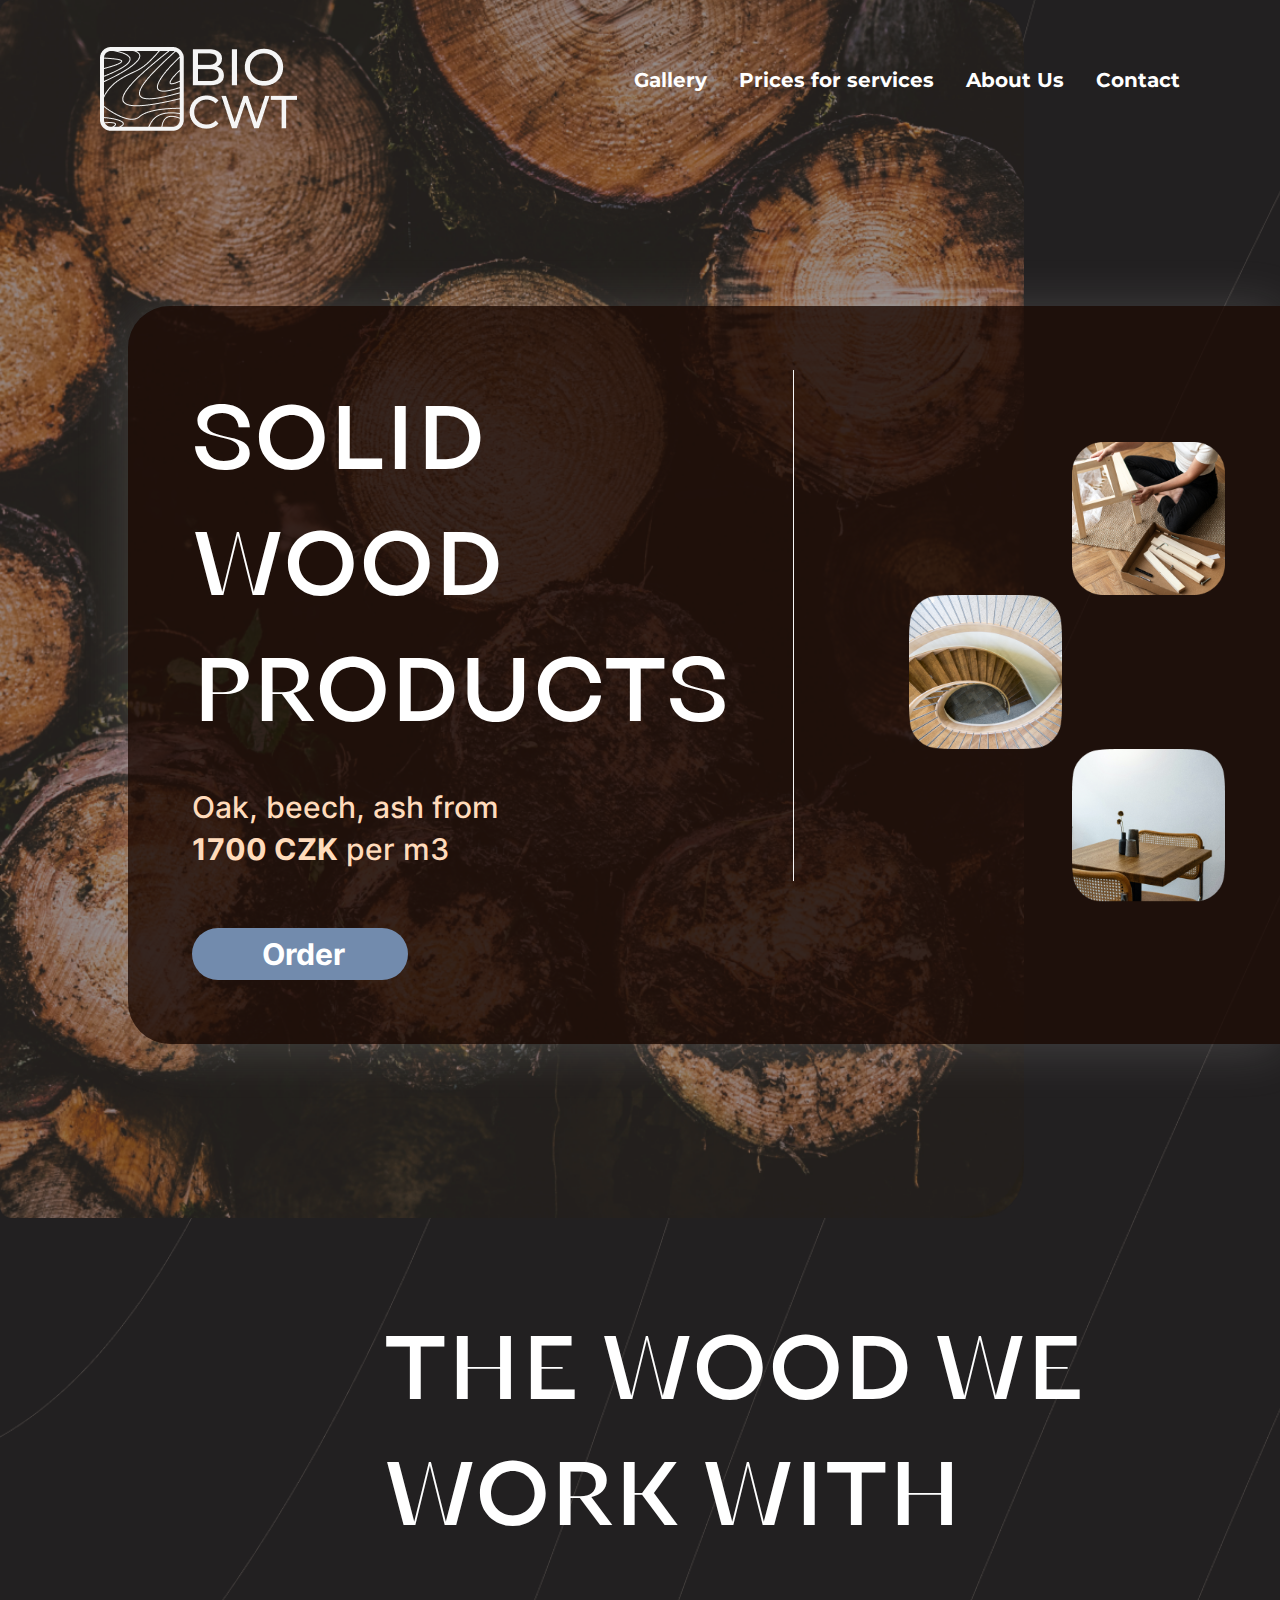
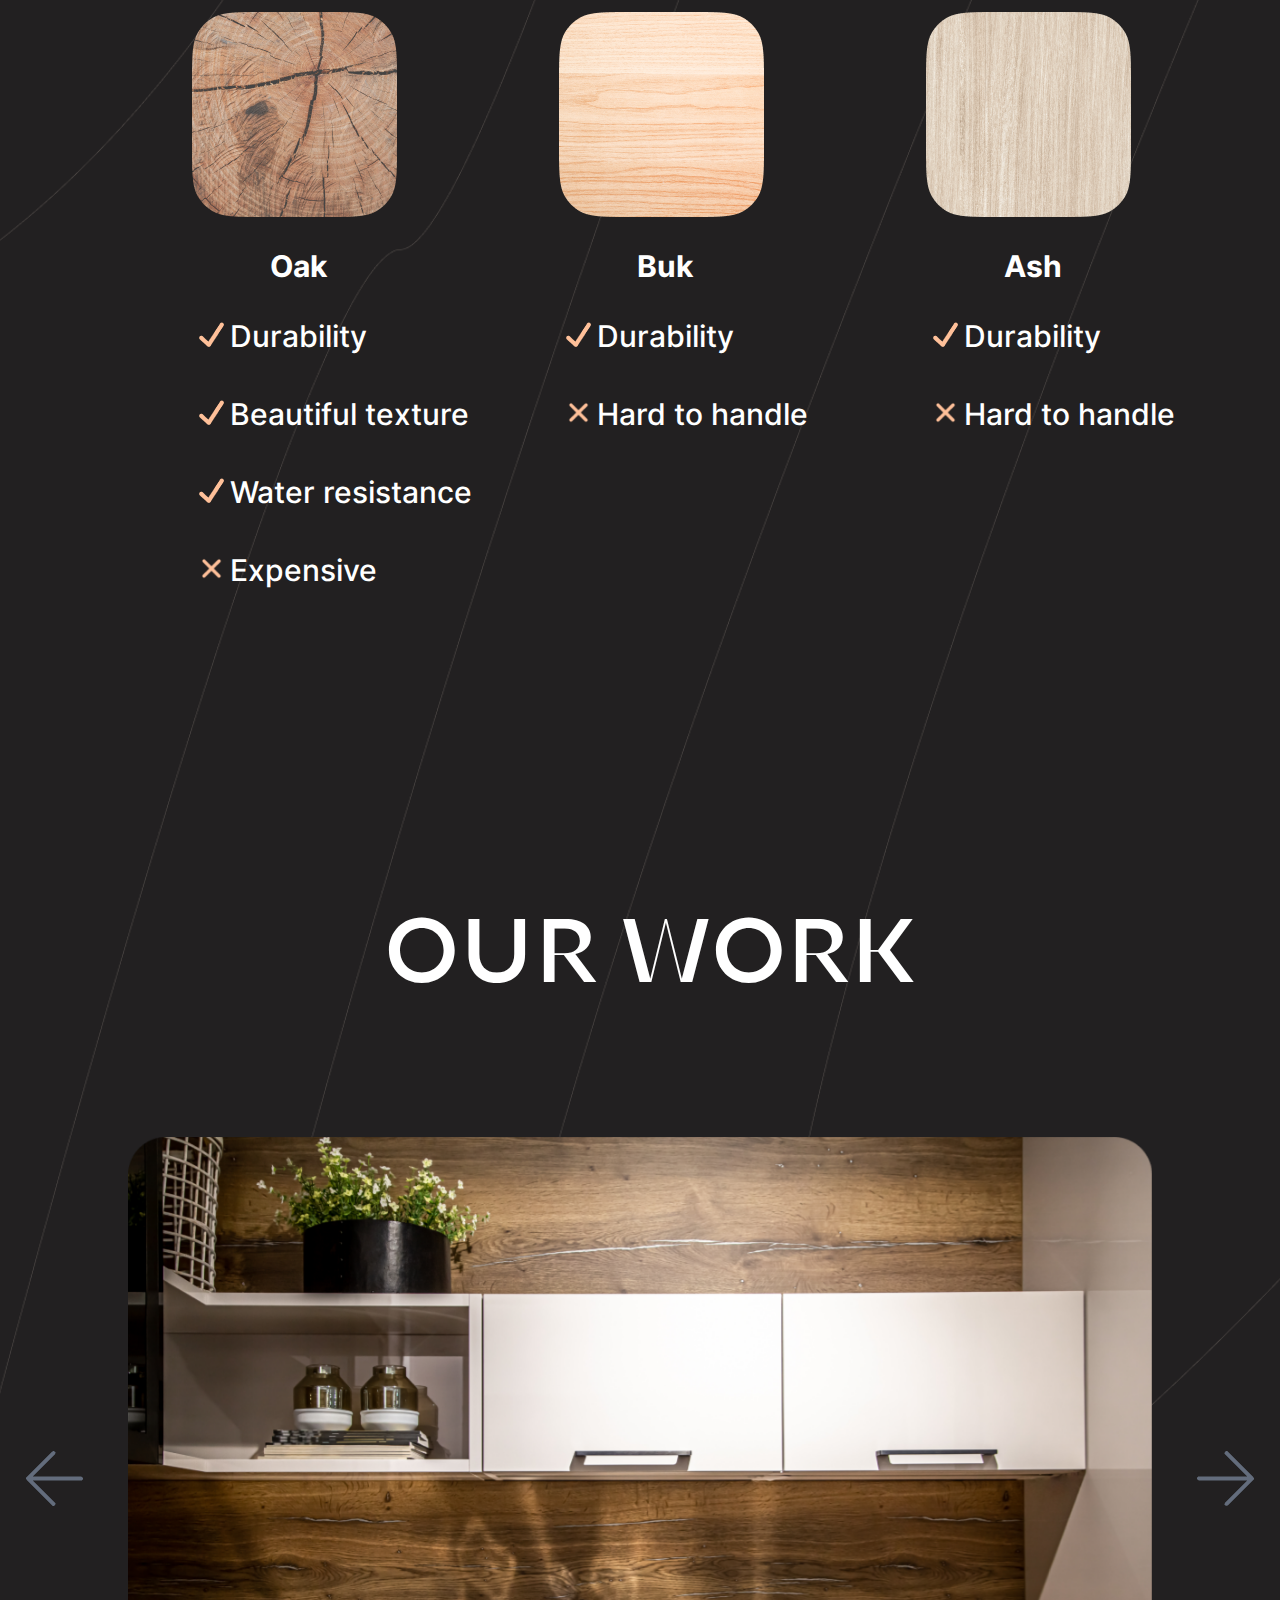
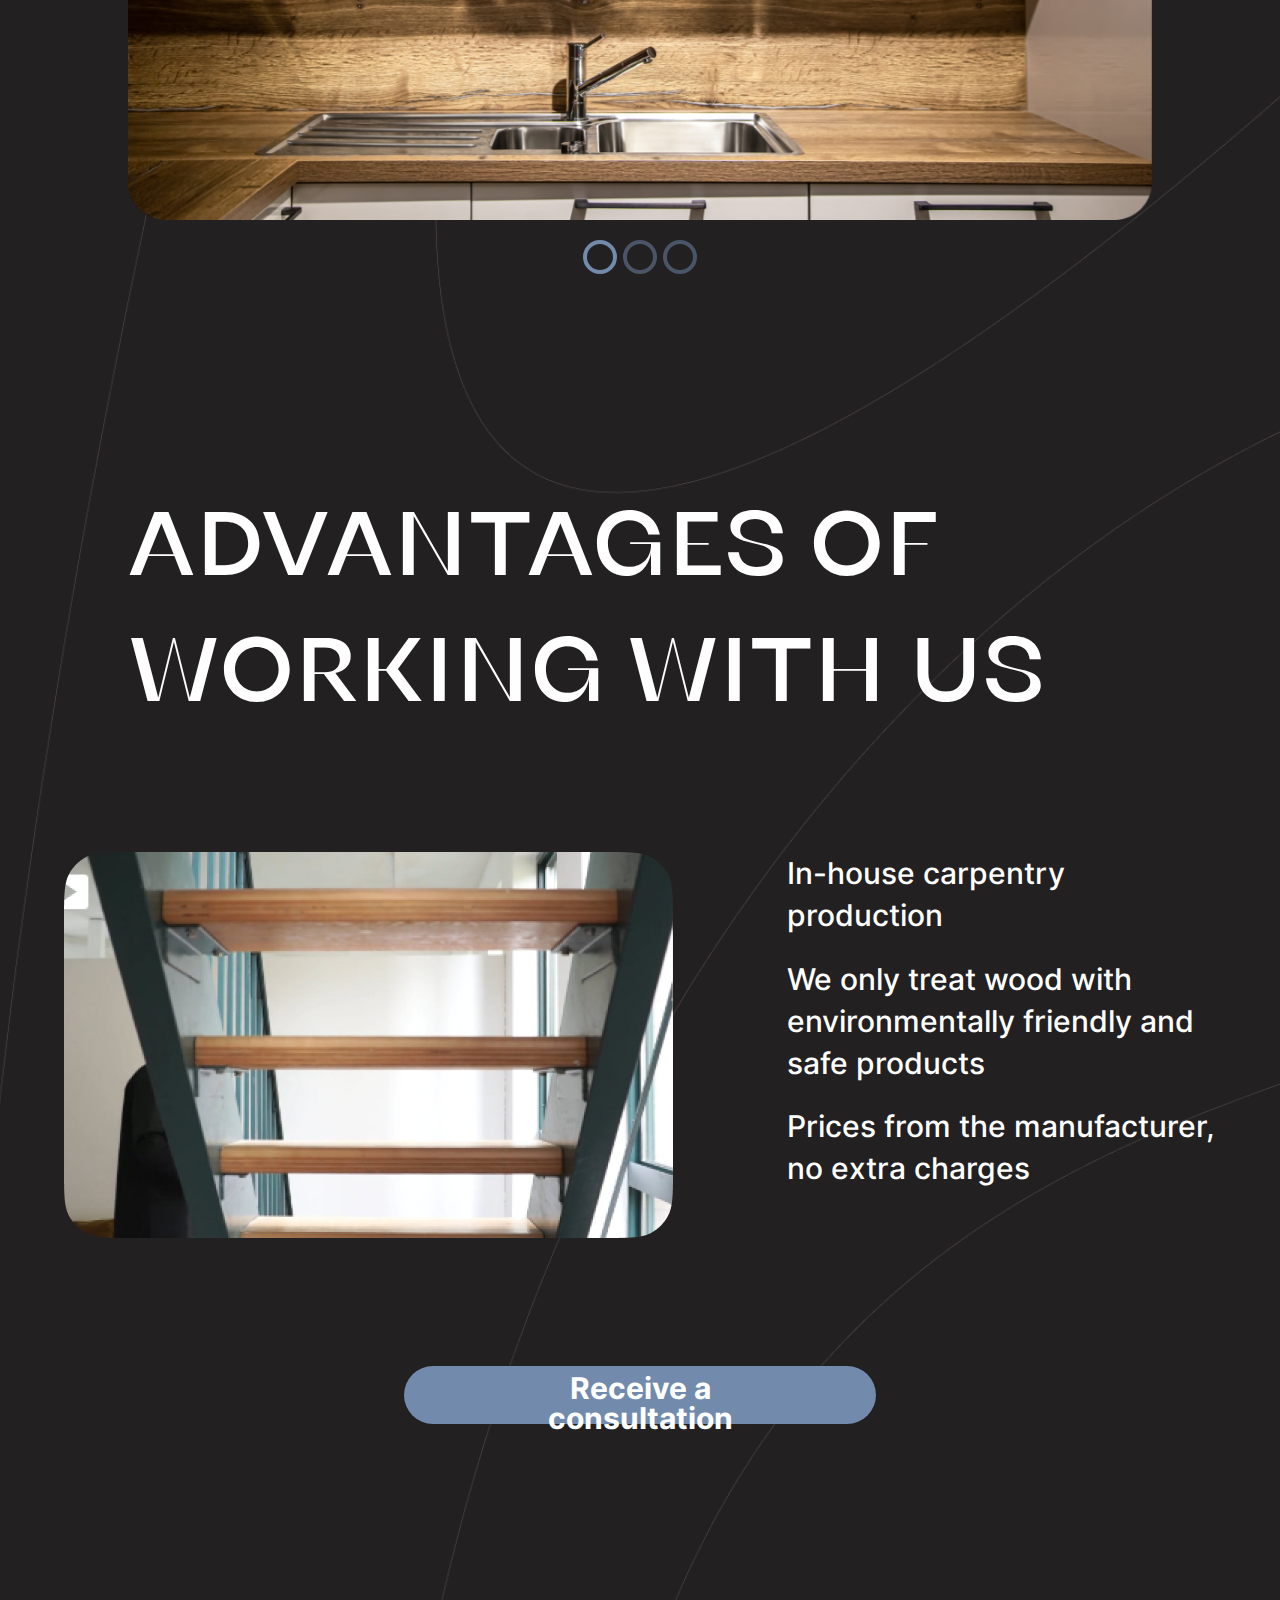
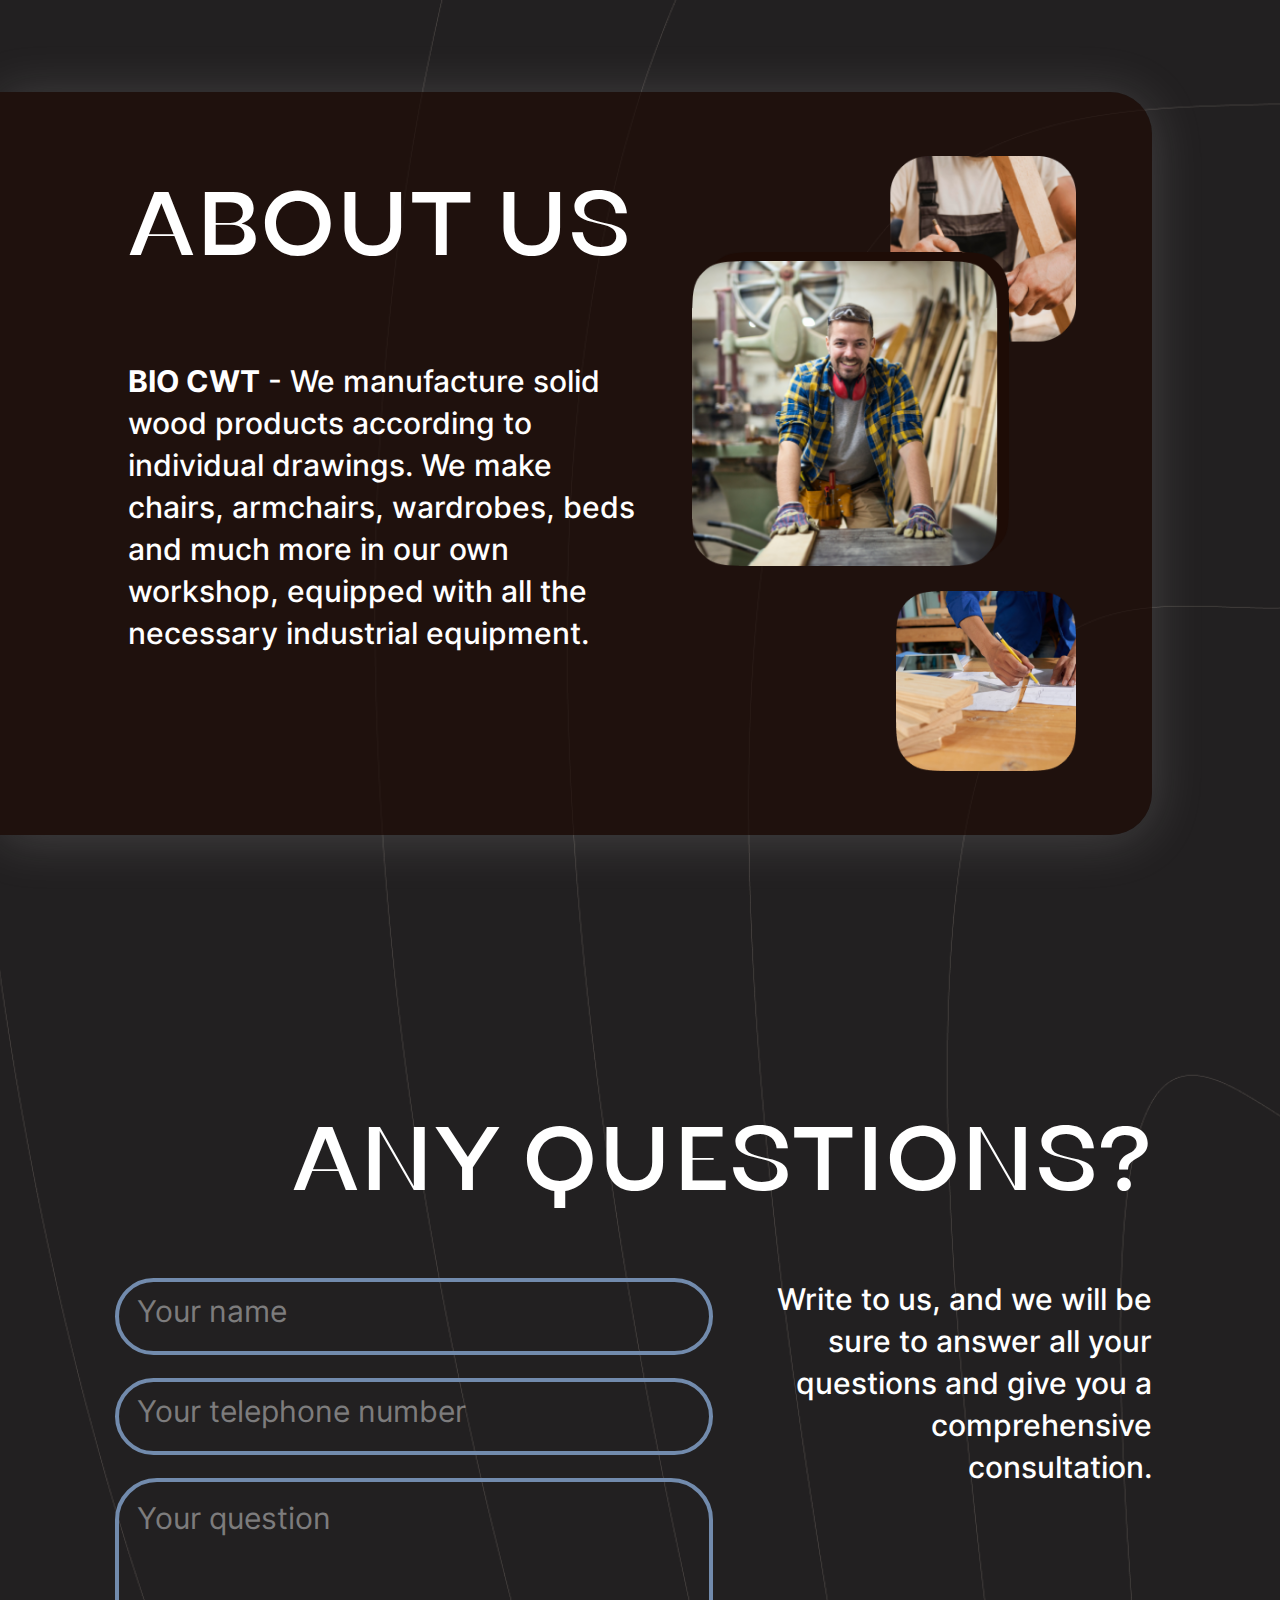
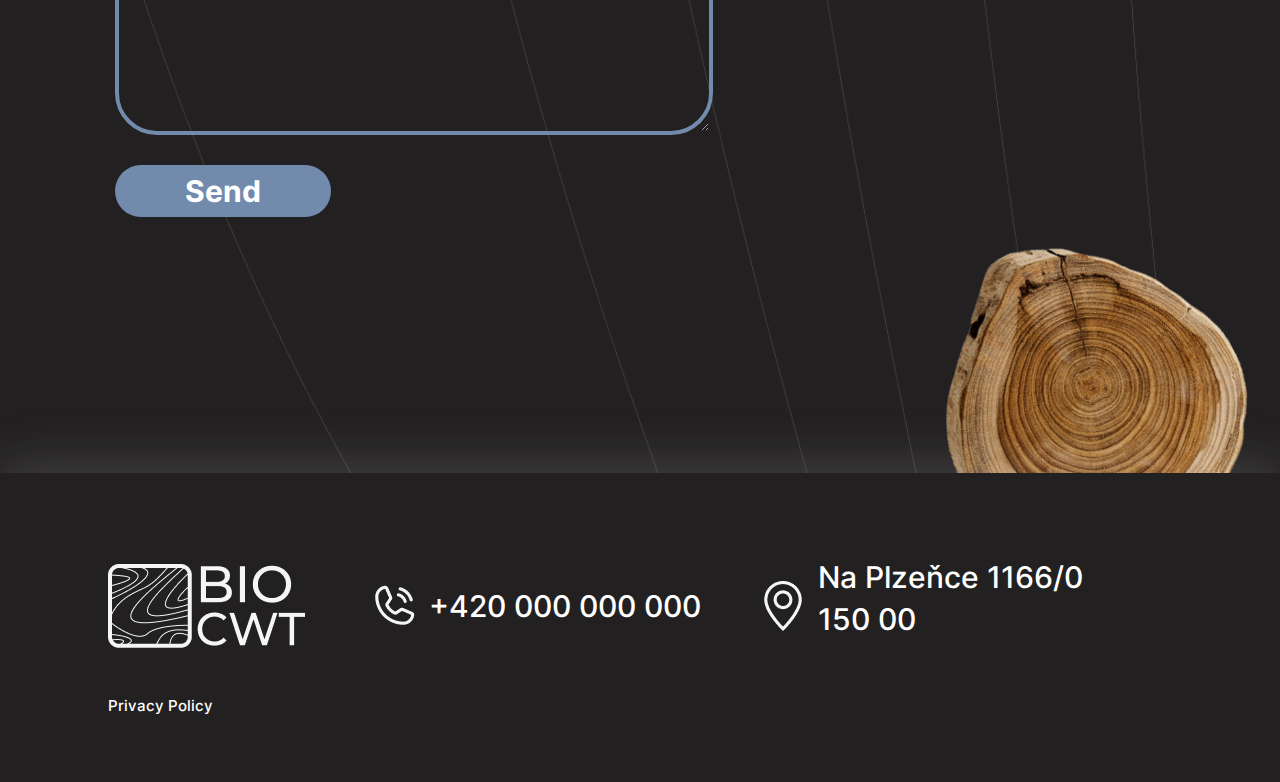
<file: index.html>
<!DOCTYPE html>
<html lang="en">
<head>
    <meta charset="UTF-8">
    <meta name="viewport" content="width=device-width, initial-scale=1.0">
    <title>BIO CWT</title>
    <link href="https://cdn.jsdelivr.net/npm/bootstrap@5.3.3/dist/css/bootstrap.min.css" rel="stylesheet"
      integrity="sha384-QWTKZyjpPEjISv5WaRU9OFeRpok6YctnYmDr5pNlyT2bRjXh0JMhjY6hW+ALEwIH" crossorigin="anonymous">
    <link rel="stylesheet" href="./assets/styles/normalize.css">
    <link rel="stylesheet" href="./assets/styles/style.css">
    <link rel="stylesheet" href="./assets/styles/headerfooter.css">
    <link rel="stylesheet" href="./assets/styles/index.css">
</head>
<body class="body">

    <!-- ШАПКА -->
    
  <header class="header">
    <div class="header__container">
      <img class="logo1" src="./assets/images/logo.png" alt="logo">
        <nav class="nav">
        <ul class="menu">
           <li class="menu__item"><a class="menu-link" href="./gallery.html">Gallery</a></li>
           <li class="menu__item"><a class="menu-link" href="./prices.html">Prices for services</a></li>
           <li class="menu__item"><a class="menu-link" href="./about.html">About Us</a></li>
           <li class="menu__item"><a class="menu-link" href="./contact.html">Contact</a></li>
        </ul>
      </nav>
      <div class="burger-menu">
        <input id="menu__toggle" type="checkbox"/>
        <label class="menu__btn" for="menu__toggle">
          <span></span>
          <span></span>
          <span></span>
        </label>
        <ul class="menu">
           <li class="menu__item"><a class="menu-link" href="./gallery.html">Gallery</a></li>
           <li class="menu__item"><a class="menu-link" href="./prices.html">Prices for services</a></li>
           <li class="menu__item"><a class="menu-link" href="./about.html">About Us</a></li>
           <li class="menu__item"><a class="menu-link" href="./contact.html">Contact</a></li>
        </ul>
        </div>
    </div>
  </header>
  <main class="main">


        <section class="section section_products">
          <div class="section_products__text">
            <h1 class="title title_products">SOLID WOOD PRODUCTS</h1>
            <p class="text text_products">Oak, beech, ash from <span class="text_bold text_products">1700 CZK</span> per m3</p>
            <button class="button button_small text_bold">Order</button>
          </div>
          <img class="line" src="assets/images/line1.png" alt="">
          <div class="img_products">
            <img class="img_prouducts__img1" src="assets/images/products_image1.png" alt="">
            <img class="img_prouducts__img2" src="assets/images/products_image2.png" alt="">
            <img class="img_prouducts__img3" src="assets/images/products_image3.png" alt="">
          </div>
        </section>


        <!-- THE WOOD WE WORK WITH - начало -->
        
        <section class="section section_wood">
          <h1 class="title title_wood">The Wood We Work With</h1>
          <div class="section_wood__woods">
            <div class="section_wood__woods_oak">
              <img src="assets/images/oak.png" alt="oak" class="img_small">
              <p class="text_bold">Oak</p>
              <ul class="proscons">
                <li class="proscons__point">
                  <img src="assets/images/checkmark.png" alt="checkmark" class="bullet-pic">
                  <p class="text">Durability</p>
                </li>
                <li class="proscons__point">
                  <img src="assets/images/checkmark.png" alt="checkmark" class="bullet-pic">
                  <p class="text">Beautiful texture</p>
                </li>
                <li class="proscons__point">
                  <img src="assets/images/checkmark.png" alt="checkmark" class="bullet-pic">
                  <p class="text">Water resistance</p>
                </li>
                <li class="proscons__point">
                  <img src="assets/images/cross.png" alt="cross" class="bullet-pic">
                  <p class="text">Expensive</p>
                </li>
              </ul>
            </div>
            <div class="section_wood__woods_buk">
              <img src="assets/images/buk.png" alt="buk" class="img_small">
              <p class="text_bold">Buk</p>
              <ul class="proscons">
                <li class="proscons__point">
                  <img src="assets/images/checkmark.png" alt="checkmark" class="bullet-pic">
                  <p class="text">Durability</p>
                </li>
                <li class="proscons__point">
                  <img src="assets/images/cross.png" alt="cross" class="bullet-pic">
                  <p class="text">Hard to handle</p>
                </li>
              </ul>
            </div>
            <div class="section_wood__woods_ash">
              <img src="assets/images/ash.png" alt="ash" class="img_small">
              <p class="text_bold">Ash</p>
              <ul class="proscons">
                <li class="proscons__point">
                  <img src="assets/images/checkmark.png" alt="checkmark" class="bullet-pic">
                  <p class="text">Durability</p>
                </li>
                <li class="proscons__point">
                  <img src="assets/images/cross.png" alt="cross" class="bullet-pic">
                  <p class="text">Hard to handle</p>
                </li>
              </ul>
            </div>
          </div>
        </section>
        
        <!-- THE WOOD WE WORK WITH - конец -->
        <!-- OUR WORK - начало -->
        
        <section class="section section_work">
            <h1 class="title title_work">Our Work</h1>
            <div id="carouselExampleIndicators" class="carousel slide">
                <div class="carousel-indicators">
                    <button type="button" data-bs-target="#carouselExampleIndicators" data-bs-slide-to="0"
                        class="active carousel__indicator" aria-current="true" aria-label="Slide 1"></button>
                    <button type="button" data-bs-target="#carouselExampleIndicators" data-bs-slide-to="1"
                        aria-label="Slide 2"></button>
                    <button type="button" data-bs-target="#carouselExampleIndicators" data-bs-slide-to="2"
                        aria-label="Slide 3"></button>
                </div>
                <button class="carousel-control-prev" type="button" data-bs-target="#carouselExampleIndicators"
                    data-bs-slide="prev">
                    <img class="carousel-control__arrow" src="assets/images/arrow_left.png" alt="arrow_left">
                    <span class="visually-hidden">Previous</span>
                </button>
                <div class="carousel-inner">
                    <div class="carousel-item active">
                        <img src="assets/images/kitchen.png" class="d-block w-100" alt="kitchen">
                    </div>
                    <div class="carousel-item">
                        <img src="assets/images/kitchen_bw.png" class="d-block w-100" alt="kitchen_bw">
                    </div>
                    <div class="carousel-item">
                        <img src="assets/images/kitchen.png" class="d-block w-100" alt="kitchen">
                    </div>
                </div>
                <button class="carousel-control-next" type="button" data-bs-target="#carouselExampleIndicators"
                    data-bs-slide="next">
                    <img class="carousel-control__arrow" src="assets/images/arrow_right.png" alt="arrow_right">
                    <span class="visually-hidden">Next</span>
                </button>
            </div>
        </section>       
        
        <!-- OUR WORK - конец -->

        <!-- ADVANTAGES НАЧАЛО-->
        <section class="section section_advantages">
          <h1 class="title title_advantages">Advantages Of Working With Us</h1>
          <div class="section_advantages__content">
            <div class="section_advantages__content__img"><img class="staircase" src="assets/images/advantages.png" alt="staircase"></div>
            <ul class="section_advantages__content__points">
              <li class="text">In-house carpentry production</li>
              <li class="text">We only treat wood with environmentally friendly and safe products</li>
              <li class="text">Prices from the manufacturer, no extra charges</li>
            </ul>
          </div>
          <button class="button button_advantages text_bold" type="button">Receive a consultation</button>
        </section>

        <!-- ADVANTAGES КОНЕЦ -->


        <!-- ABOUT US - начало -->
        
        <section class="section section_about">
          <div class="text text_about">
            <h1 class="title title_about">About Us</h1>
            <span class="text_bold">BIO CWT</span> - We manufacture solid wood products according to individual
            drawings. We make chairs, armchairs, wardrobes, beds and much more in our own workshop, equipped with all
            the necessary industrial equipment.
          </div>
          <div class="section_about__images">
            <div class="section_about__images__container1"><img class="section_about__images__container1__img1"
                src="assets/images/about_carpenter.png" alt="carpenter"></div>
            <div class="section_about__images__container2"><img class="section_about__images__container2__img2"
                src="assets/images/about_drawing.png" alt="drawing"></div>
          </div>
        </section>
        
        <!-- ABOUT US - конец -->


        <!-- ANY QUESTIONS? - начало -->
        
        <section class="section section_questions">
          <h1 class="title title_questions">Any Questions?</h1>
          <div class="form-container">
            <form class="form">
              <div><input class="input" type="text" id="name" placeholder="Your name"></div>
              <div><input class="input" type="tel" id="phone" placeholder="Your telephone number"></div>
              <div><textarea class="input input_question" type="text" id="question" placeholder="Your question"></textarea>
              </div>
              <button type="button" class="button button_small text_bold">Send</button>
            </form>
            <span class="text form-container__text">Write to us, and we will be sure to answer all your questions and give
              you a comprehensive consultation.</span>
          </div>
          <div class="section_questions__img-container">
            <img src="assets/images/questions_log.png" alt="log" class="section_questions__img-container__img">
          </div>
        </section>
        <!-- ANY QUESTIONS? - конец -->

    </main>

     <!-- ФУТЕР -->

     <footer class="footer">
        <section class="footer__container">
          <img class="logo2" src="./assets/images/logo.png" alt="logo">
          <div class="footer__container-address phone">
            <img class="icon" src="./assets/images/phone_icon.png" alt="Phone">
            <a class="phone-link text" href="#phone">+420 000 000 000</a>
          </div>
          <div class="footer__container-address geo">
              <img class="icon" src="./assets/images/geo_icon.png" alt="Geo">
              <p class="geo-text text">Na Plzeňce 1166/0 150 00</p>
          </div>
          <div class="footer__container-address_media">
            <img class="icon" src="./assets/images/geo_icon.png" alt="Geo">
            <p class="text text_size">Na Plzeňce 1166/1 Прага 5 - Смихов, 150 00</p>
          </div>
        </section>
        <section class="privacy">
          <a class="privacy-link text_dec" href="./error.html">Privacy Policy</a>
        </section>
        <section class="privacy_media">
          <a class="privacy-link text_dec" href="./error.html">Политика конфиденциальности</a>
        </section>
      </footer> 


      <script src="https://cdn.jsdelivr.net/npm/bootstrap@5.3.3/dist/js/bootstrap.bundle.min.js"
        integrity="sha384-YvpcrYf0tY3lHB60NNkmXc5s9fDVZLESaAA55NDzOxhy9GkcIdslK1eN7N6jIeHz" crossorigin="anonymous"></script>
</body>
</html>
</file>
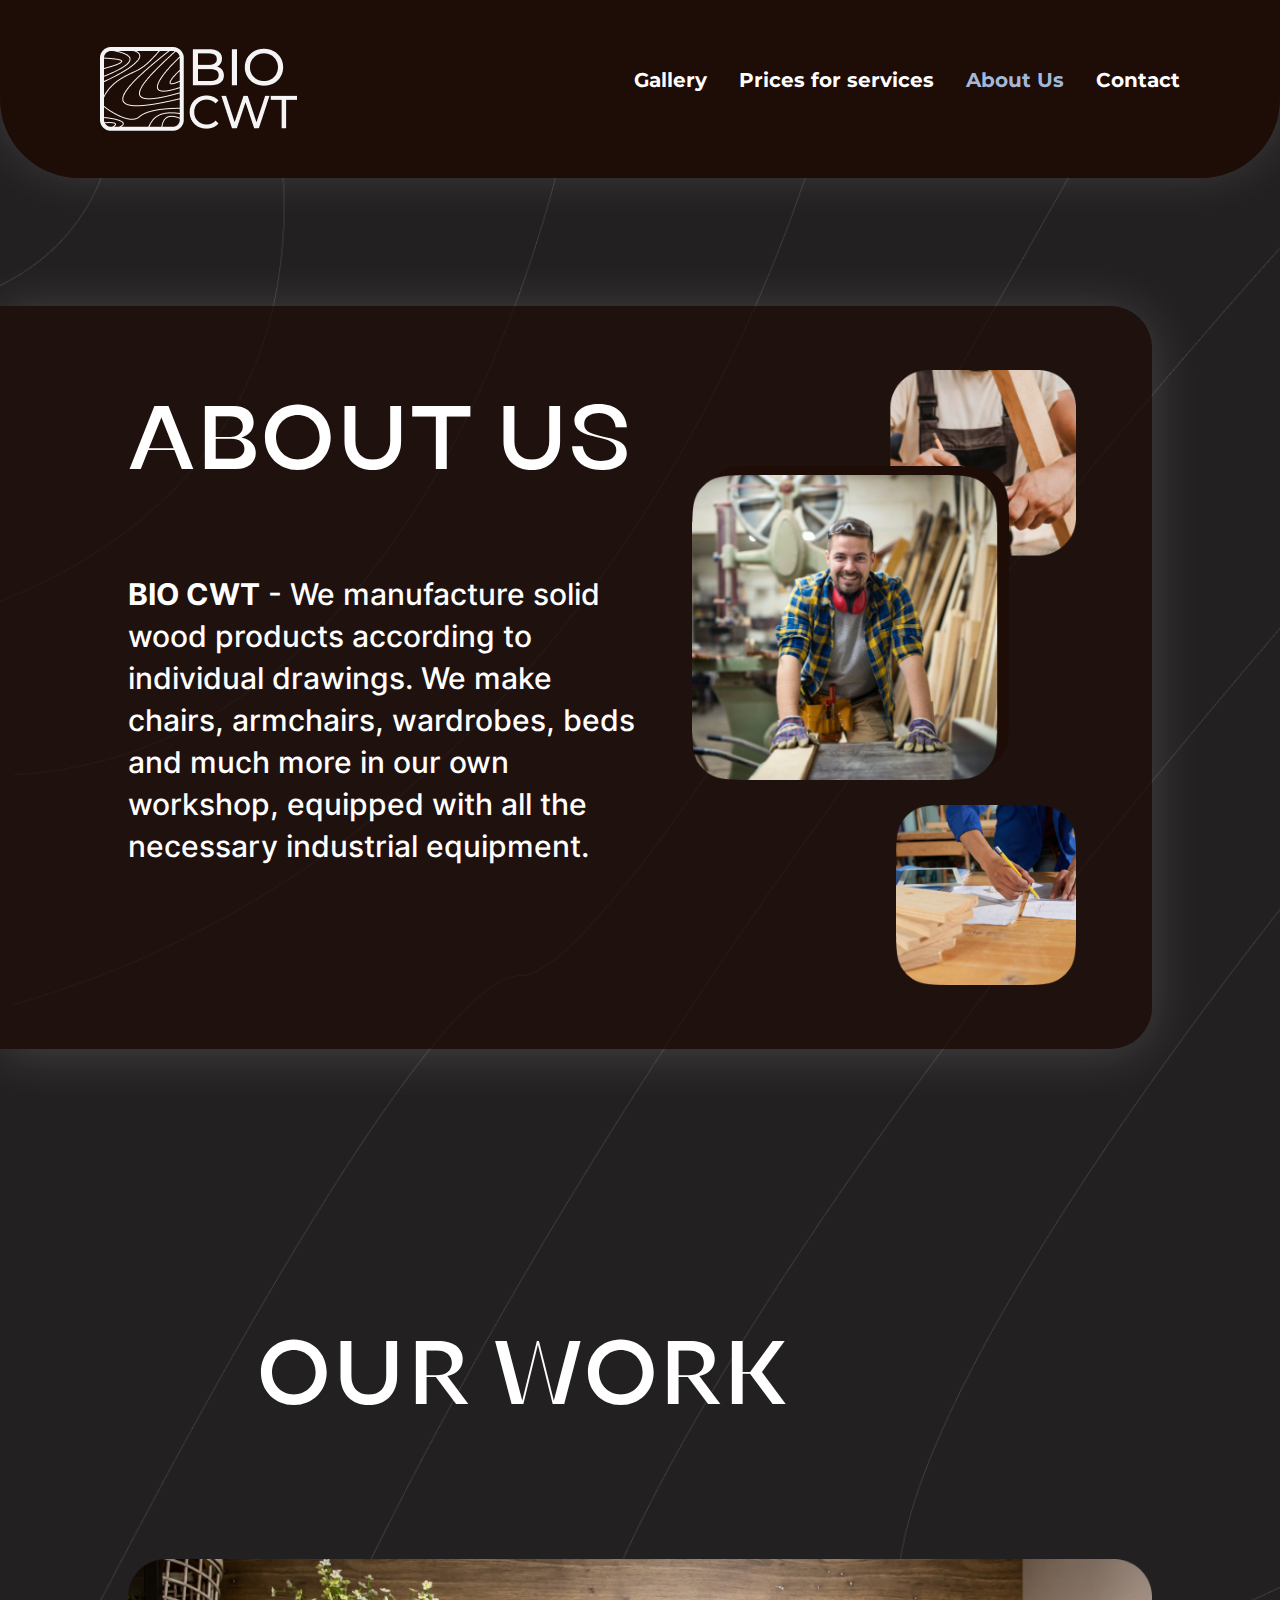
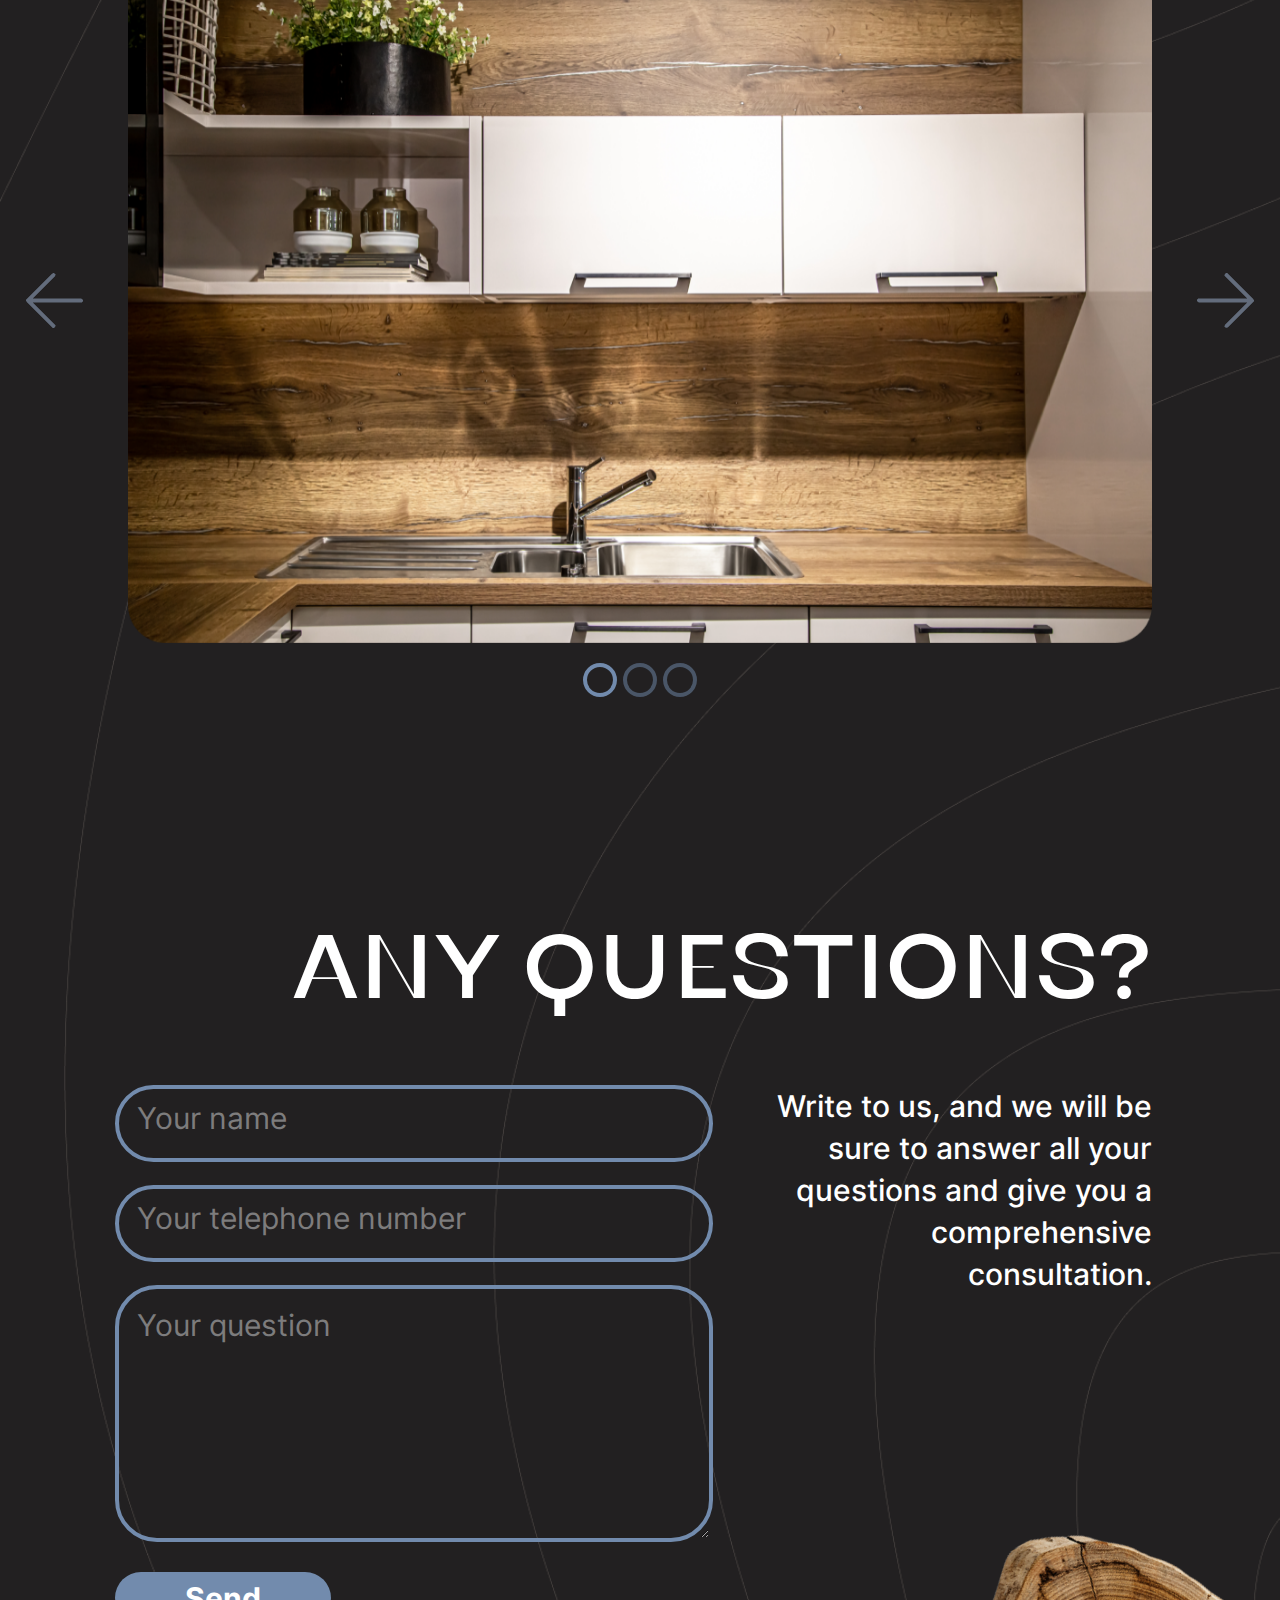
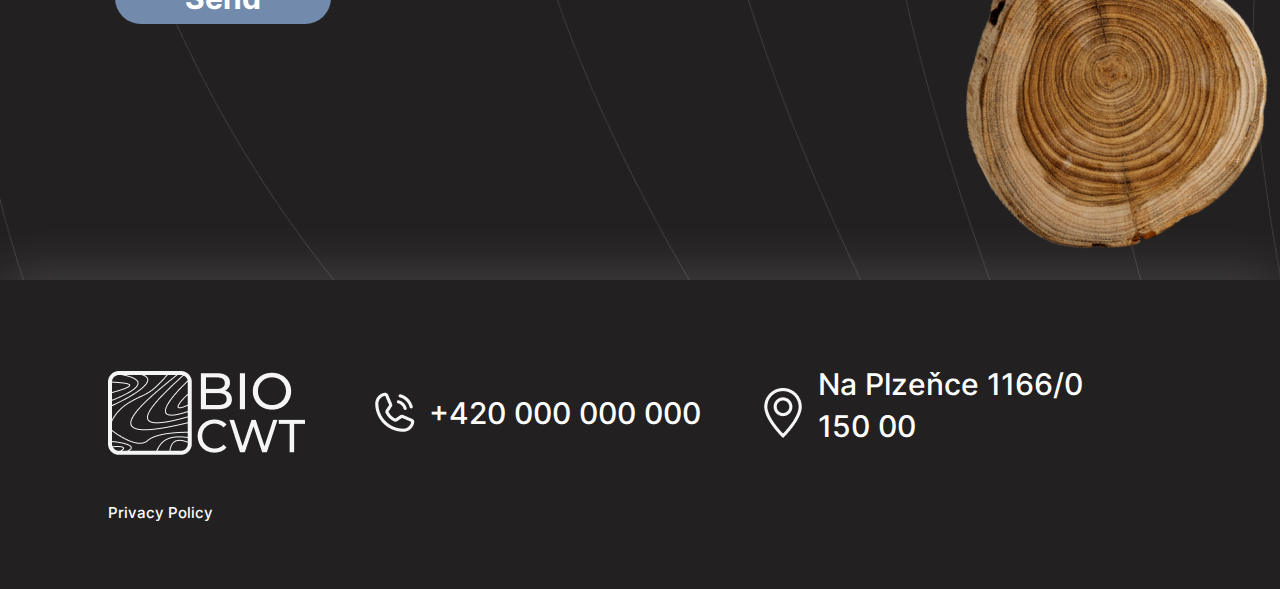
<file: about.html>
<!DOCTYPE html>
<html lang="en">
<head>
    <meta charset="UTF-8">
    <meta name="viewport" content="width=device-width, initial-scale=1.0">
    <title>Document</title>
    <link href="https://cdn.jsdelivr.net/npm/bootstrap@5.3.3/dist/css/bootstrap.min.css" rel="stylesheet"
        integrity="sha384-QWTKZyjpPEjISv5WaRU9OFeRpok6YctnYmDr5pNlyT2bRjXh0JMhjY6hW+ALEwIH" crossorigin="anonymous">
    <link rel="stylesheet" href="./assets/styles/normalize.css">
    <link rel="stylesheet" href="./assets/styles/style.css">
    <link rel="stylesheet" href="./assets/styles/headerfooter.css">
    <link rel="stylesheet" href="./assets/styles/about.css">
</head>
<body class="body">

    <!-- ШАПКА -->
  <header class="header">
    <div class="header__container">
      <img class="logo1" src="./assets/images/logo.png" alt="logo">
        <nav class="nav">
        <ul class="menu">
           <li class="menu__item"><a class="menu-link" href="./gallery.html">Gallery</a></li>
           <li class="menu__item"><a class="menu-link" href="./prices.html">Prices for services</a></li>
           <li class="menu__item"><a class="menu-link link_active" href="./about.html">About Us</a></li>
           <li class="menu__item"><a class="menu-link" href="./contact.html">Contact</a></li>
        </ul>
      </nav>
      <div class="burger-menu">
        <input id="menu__toggle" type="checkbox"/>
        <label class="menu__btn" for="menu__toggle">
          <span></span>
          <span></span>
          <span></span>
        </label>
        <ul class="menu">
           <li class="menu__item"><a class="menu-link" href="./gallery.html">Gallery</a></li>
           <li class="menu__item"><a class="menu-link" href="./prices.html">Prices for services</a></li>
           <li class="menu__item"><a class="menu-link link_active" href="./about.html">About Us</a></li>
           <li class="menu__item"><a class="menu-link" href="./contact.html">Contact</a></li>
        </ul>
        </div>
    </div>
  </header>
    
    <main>
        <!-- ABOUT US - начало -->
        
        <section class="section section_about">
            <div class="text text_about">
                <h1 class="title title_about">About Us</h1>
                <span class="text_bold">BIO CWT</span> - We manufacture solid wood products according to individual
                drawings. We make chairs, armchairs, wardrobes, beds and much more in our own workshop, equipped with all
                the necessary industrial equipment.
            </div>
            <div class="section_about__images">
                <div class="section_about__images__container1"><img class="section_about__images__container1__img1"
                        src="assets/images/about_carpenter.png" alt="carpenter"></div>
                <div class="section_about__images__container2"><img class="section_about__images__container2__img2"
                        src="assets/images/about_drawing.png" alt="drawing"></div>
            </div>
        </section>
        
        <!-- ABOUT US - конец -->

        <!-- OUR WORK - начало -->
        
        <section class="section section_work">
        <h1 class="title title_work">Our Work</h1>
        <div id="carouselExampleIndicators" class="carousel slide">
            <div class="carousel-indicators">
                <button type="button" data-bs-target="#carouselExampleIndicators" data-bs-slide-to="0"
                    class="active carousel__indicator" aria-current="true" aria-label="Slide 1"></button>
                <button type="button" data-bs-target="#carouselExampleIndicators" data-bs-slide-to="1"
                    aria-label="Slide 2"></button>
                <button type="button" data-bs-target="#carouselExampleIndicators" data-bs-slide-to="2"
                    aria-label="Slide 3"></button>
            </div>
            <button class="carousel-control-prev" type="button" data-bs-target="#carouselExampleIndicators"
                data-bs-slide="prev">
                <img class="carousel-control__arrow" src="assets/images/arrow_left.png" alt="arrow_left">
                <span class="visually-hidden">Previous</span>
            </button>
            <div class="carousel-inner">
                <div class="carousel-item active">
                    <img src="assets/images/kitchen.png" class="d-block w-100" alt="kitchen">
                </div>
                <div class="carousel-item">
                    <img src="assets/images/kitchen_bw.png" class="d-block w-100" alt="kitchen_bw">
                </div>
                <div class="carousel-item">
                    <img src="assets/images/kitchen.png" class="d-block w-100" alt="kitchen">
                </div>
            </div>
            <button class="carousel-control-next" type="button" data-bs-target="#carouselExampleIndicators"
                data-bs-slide="next">
                <img class="carousel-control__arrow" src="assets/images/arrow_right.png" alt="arrow_right">
                <span class="visually-hidden">Next</span>
            </button>
            </div>
        </section>
        
        
        <!-- OUR WORK - конец -->

        <!-- ANY QUESTIONS? - начало -->
        
        <section class="section section_questions">
            <h1 class="title title_questions">Any Questions?</h1>
            <div class="form-container">
                <form class="form">
                    <div><input class="input" type="text" id="name" placeholder="Your name"></div>
                    <div><input class="input" type="tel" id="phone" placeholder="Your telephone number"></div>
                    <div><textarea class="input input_question" type="text" id="question"
                            placeholder="Your question"></textarea></div>
                    <button type="button" class="button button_small text_bold">Send</button>
                </form>
                <span class="text form-container__text">Write to us, and we will be sure to answer all your questions and give
                    you a comprehensive consultation.</span>
            </div>
            <div class="section_questions__img-container">
                <img src="assets/images/questions_log.png" alt="log" class="section_questions__img-container__img">
            </div>
        </section>
        <!-- ANY QUESTIONS? - конец -->
        
    </main>
    
    <!-- ФУТЕР -->
    <footer class="footer">
        <section class="footer__container">
          <img class="logo2" src="./assets/images/logo.png" alt="logo">
          <div class="footer__container-address phone">
            <img class="icon" src="./assets/images/phone_icon.png" alt="Phone">
            <a class="phone-link text" href="#phone">+420 000 000 000</a>
          </div>
          <div class="footer__container-address geo">
              <img class="icon" src="./assets/images/geo_icon.png" alt="Geo">
              <p class="geo-text text">Na Plzeňce 1166/0 150 00</p>
          </div>
          <div class="footer__container-address_media">
            <img class="icon" src="./assets/images/geo_icon.png" alt="Geo">
            <p class="text text_size">Na Plzeňce 1166/1 Прага 5 - Смихов, 150 00</p>
          </div>
        </section>
        <section class="privacy">
          <a class="privacy-link text_dec" href="./error.html">Privacy Policy</a>
        </section>
        <section class="privacy_media">
          <a class="privacy-link text_dec" href="./error.html">Политика конфиденциальности</a>
        </section>
      </footer> 

    <script src="https://cdn.jsdelivr.net/npm/bootstrap@5.3.3/dist/js/bootstrap.bundle.min.js"
        integrity="sha384-YvpcrYf0tY3lHB60NNkmXc5s9fDVZLESaAA55NDzOxhy9GkcIdslK1eN7N6jIeHz"
        crossorigin="anonymous"></script>
</body>
</html>
</file>
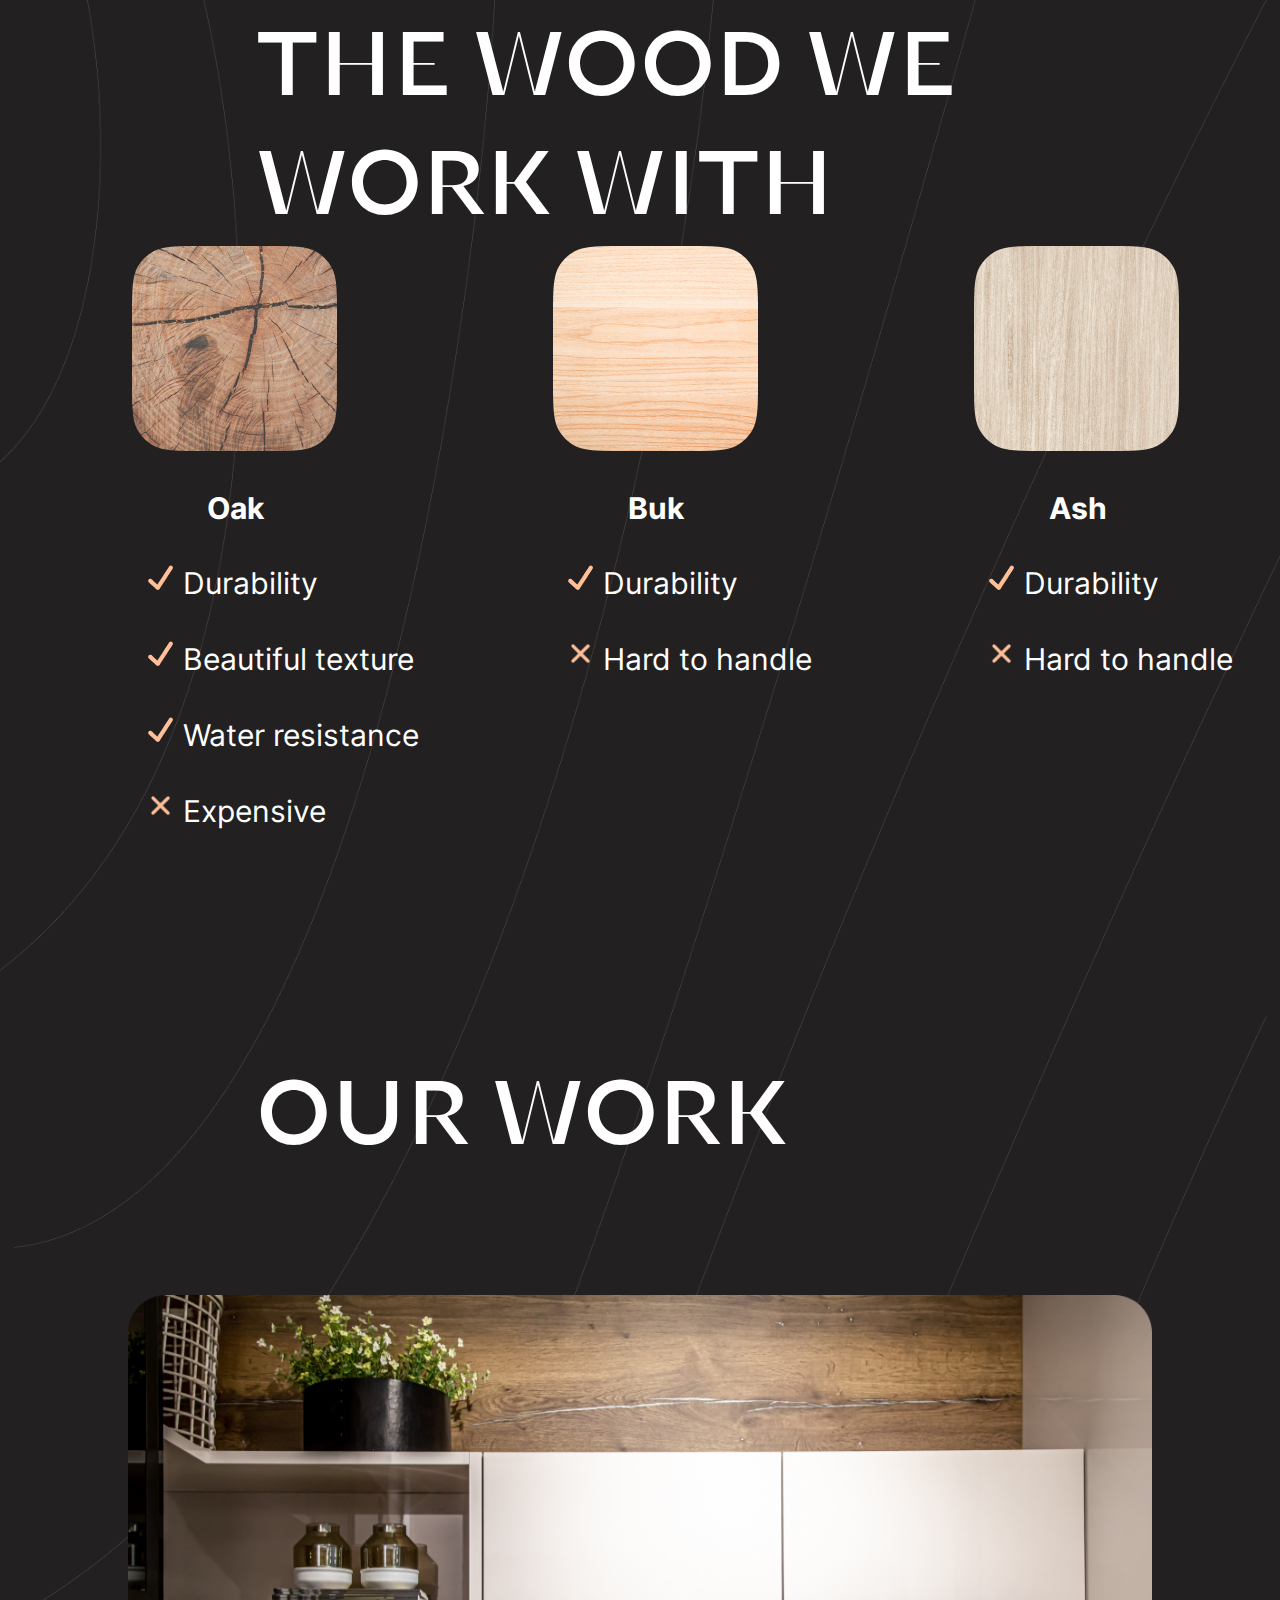
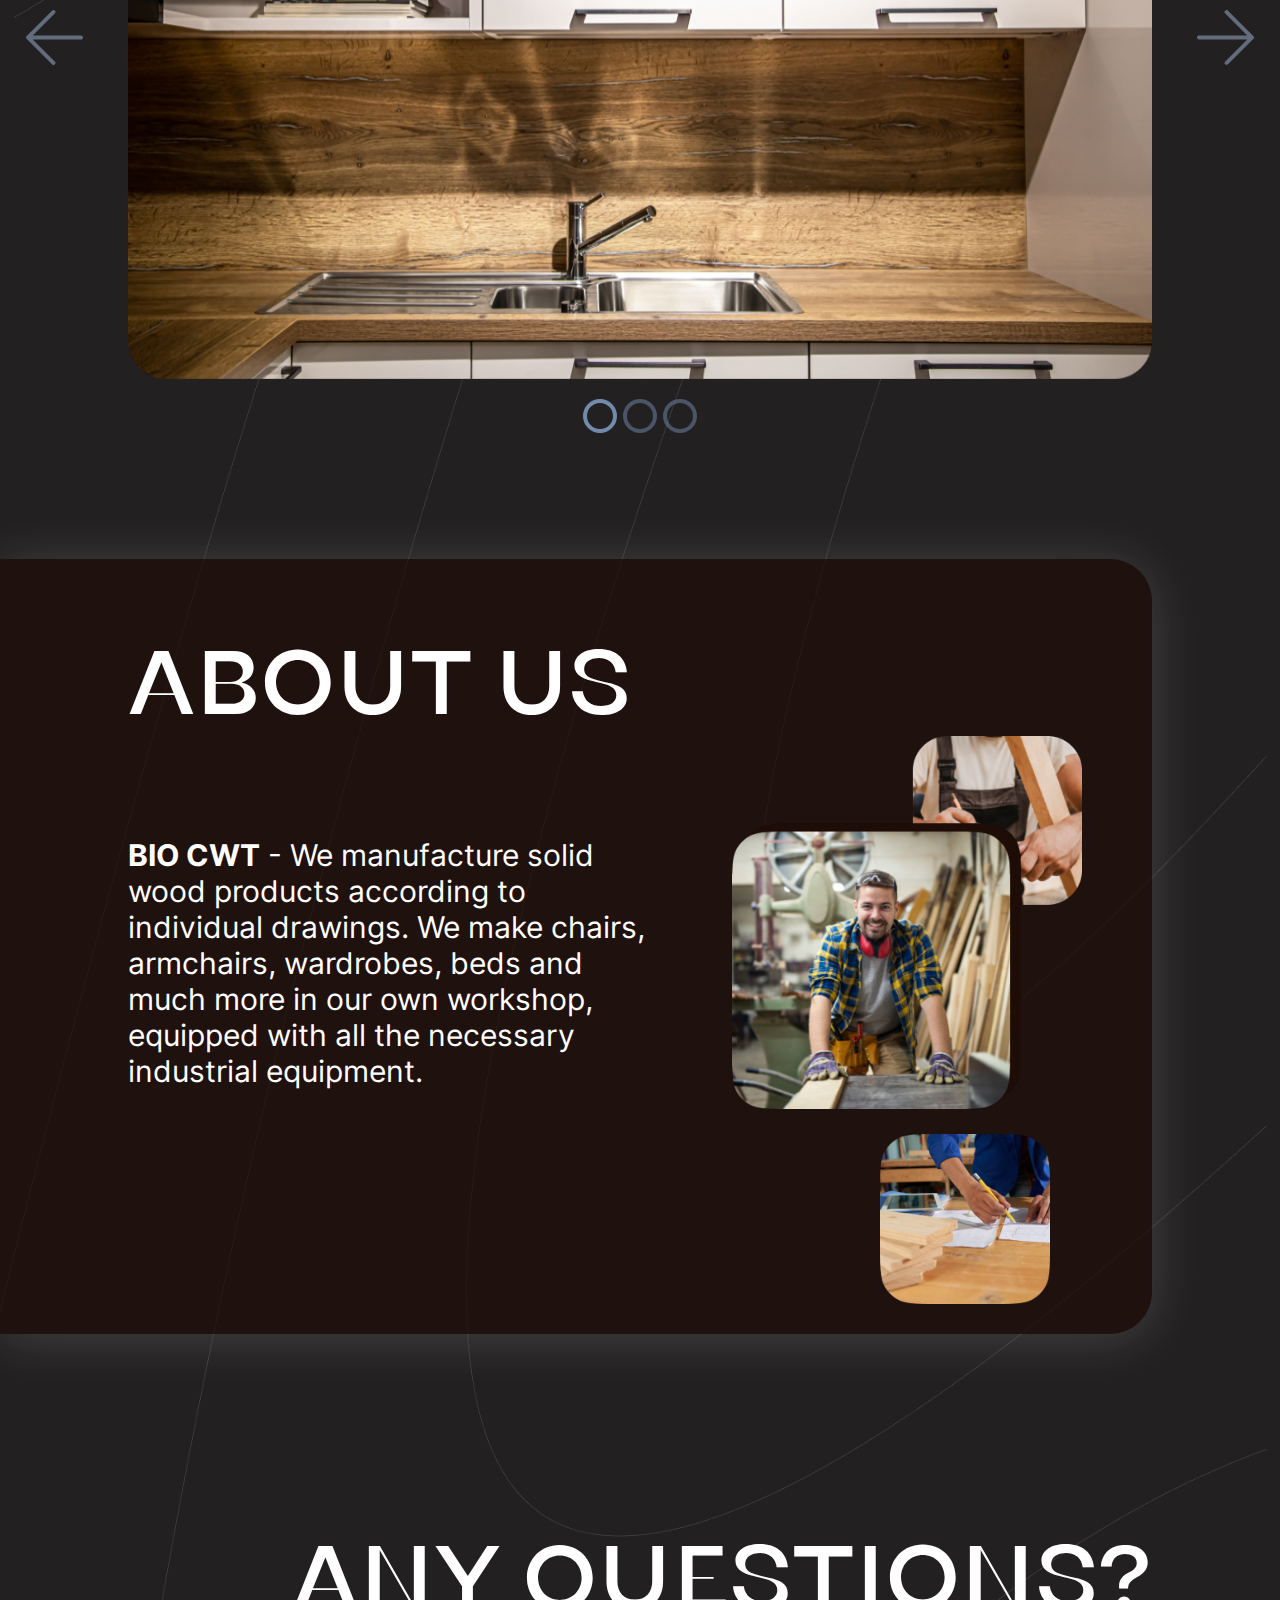
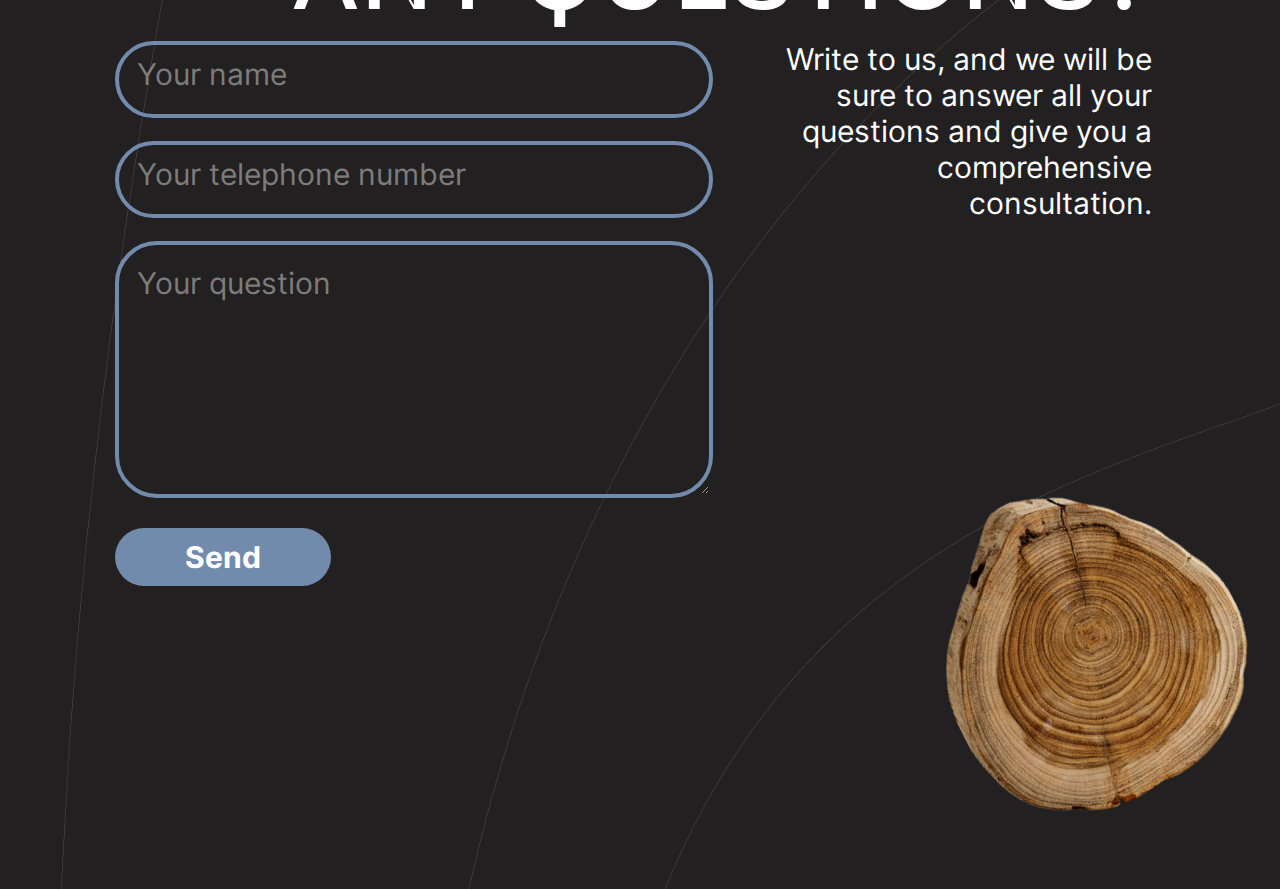
<file: blocks.html>
<!DOCTYPE html>
<html lang="en">
<head>
    <meta charset="UTF-8">
    <meta name="viewport" content="width=device-width, initial-scale=1.0">
    <title>Document</title>
    <link rel="stylesheet" href="./assets/styles/normalize.css">
    <link href="https://cdn.jsdelivr.net/npm/bootstrap@5.3.3/dist/css/bootstrap.min.css" rel="stylesheet"
        integrity="sha384-QWTKZyjpPEjISv5WaRU9OFeRpok6YctnYmDr5pNlyT2bRjXh0JMhjY6hW+ALEwIH" crossorigin="anonymous">
    <link rel="stylesheet" href="./assets/styles/style.css">
    <link rel="stylesheet" href="./assets/styles/blocks.css">
</head>
<body class="body">

<!-- THE WOOD WE WORK WITH - начало -->

    <section class="section section_wood">
        <h1 class="title title_wood">The Wood We Work With</h1>
        <div class="section_wood__woods">
            <div class="section_wood__woods_oak">
                <img src="assets/images/oak.png" alt="oak" class="img_small">
                <p class="text_bold">Oak</p>
                <ul class="proscons">
                    <li class="proscons__point">
                        <img src="assets/images/checkmark.png" alt="checkmark" class="bullet">
                        <p class="text">Durability</p>
                    </li>
                    <li class="proscons__point">
                        <img src="assets/images/checkmark.png" alt="checkmark" class="bullet">
                        <p class="text">Beautiful texture</p>
                    </li>
                    <li class="proscons__point">
                        <img src="assets/images/checkmark.png" alt="checkmark" class="bullet">
                        <p class="text">Water resistance</p>
                    </li>
                    <li class="proscons__point">
                        <img src="assets/images/cross.png" alt="cross" class="bullet">
                        <p class="text">Expensive</p>
                    </li>
                </ul>
            </div>
            <div class="section_wood__woods_buk">
                <img src="assets/images/buk.png" alt="buk" class="img_small">
                <p class="text_bold">Buk</p>
                <ul class="proscons">
                    <li class="proscons__point">
                        <img src="assets/images/checkmark.png" alt="checkmark" class="bullet">
                        <p class="text">Durability</p>
                    </li>
                    <li class="proscons__point">
                        <img src="assets/images/cross.png" alt="cross" class="bullet">
                        <p class="text">Hard to handle</p>
                    </li>
                </ul>
            </div>
            <div class="section_wood__woods_ash">
                <img src="assets/images/ash.png" alt="ash" class="img_small">
                <p class="text_bold">Ash</p>
                <ul class="proscons">
                    <li class="proscons__point">
                        <img src="assets/images/checkmark.png" alt="checkmark" class="bullet">
                        <p class="text">Durability</p>
                    </li>
                    <li class="proscons__point">
                        <img src="assets/images/cross.png" alt="cross" class="bullet">
                        <p class="text">Hard to handle</p>
                    </li>
                </ul>
            </div>
        </div>
    </section>

    <!-- THE WOOD WE WORK WITH - конец -->

    <!-- OUR WORK - начало -->

    <section class="section section_work">
        <h1 class="title title_work">Our Work</h1>
        <div id="carouselExampleIndicators" class="carousel slide">
            <div class="carousel-indicators">
                <button type="button" data-bs-target="#carouselExampleIndicators" data-bs-slide-to="0"
                    class="active carousel__indicator" aria-current="true" aria-label="Slide 1"></button>
                <button type="button" data-bs-target="#carouselExampleIndicators" data-bs-slide-to="1"
                    aria-label="Slide 2"></button>
                <button type="button" data-bs-target="#carouselExampleIndicators" data-bs-slide-to="2"
                    aria-label="Slide 3"></button>
            </div>
            <button class="carousel-control-prev" type="button" data-bs-target="#carouselExampleIndicators"
                data-bs-slide="prev">
                <img class="carousel-control__arrow" src="assets/images/arrow_left.png" alt="">
                <span class="visually-hidden">Previous</span>
            </button>
            <div class="carousel-inner">
                <div class="carousel-item active">
                    <img src="assets/images/kitchen.png" class="d-block w-100" alt="...">
                </div>
                <div class="carousel-item">
                    <img src="assets/images/kitchen_bw.png" class="d-block w-100" alt="...">
                </div>
                <div class="carousel-item">
                    <img src="assets/images/kitchen_bw.png" class="d-block w-100" alt="...">
                </div>
            </div>
            <button class="carousel-control-next" type="button" data-bs-target="#carouselExampleIndicators"
                data-bs-slide="next">
                <img class="carousel-control__arrow" src="assets/images/arrow_right.png" alt="">
                <span class="visually-hidden">Next</span>
            </button>
        </div>
    </section>
    

<!-- OUR WORK - конец -->


<!-- ABOUT US - начало -->

<section class="section section_about">
    <div class="section_about__group">
        <div class="text section_about__group__text">
            <h1 class="title title_about">About Us</h1>
            <span class="text_bold">BIO CWT</span> - We manufacture solid wood products according to individual drawings. We make chairs, armchairs, wardrobes, beds and much more in our own workshop, equipped with all the necessary industrial equipment.
            </div>
        <div>
            <img class="section_about__img1" src="assets/images/about_carpenter.png" alt="">
        </div>
    </div>
    <img class="section_about__img2" src="assets/images/about_drawing.png" alt="">
</section>

<!-- ABOUT US - конец -->


<!-- ANY QUESTIONS? - начало -->

    <section class="section section_questions">
        <h1 class="title title_questions">Any Questions?</h1>
        <div class="form-container">
            <form class="form">
                <div><input class="input" type="text" id="name" placeholder="Your name"></div>
                <div><input class="input" type="tel" id="phone" placeholder="Your telephone number"></div>
                <div><textarea class="input input_question" type="text" id="question" placeholder="Your question"></textarea></div>
                <button type="button" class="button button_small text_bold">Send</button>
            </form>
            <span class="text form-container__text">Write to us, and we will be sure to answer all your questions and give you a comprehensive consultation.</span>
        </div>
        <div class="section_questions__img-container">
            <img src="assets/images/questions_log.png" alt="log" class="section_questions__img-container__img">
        </div>
    </section>


<!-- ANY QUESTIONS? - конец -->



<script src="https://cdn.jsdelivr.net/npm/bootstrap@5.3.3/dist/js/bootstrap.bundle.min.js"
    integrity="sha384-YvpcrYf0tY3lHB60NNkmXc5s9fDVZLESaAA55NDzOxhy9GkcIdslK1eN7N6jIeHz"
    crossorigin="anonymous"></script>
</body>
</html>
</file>
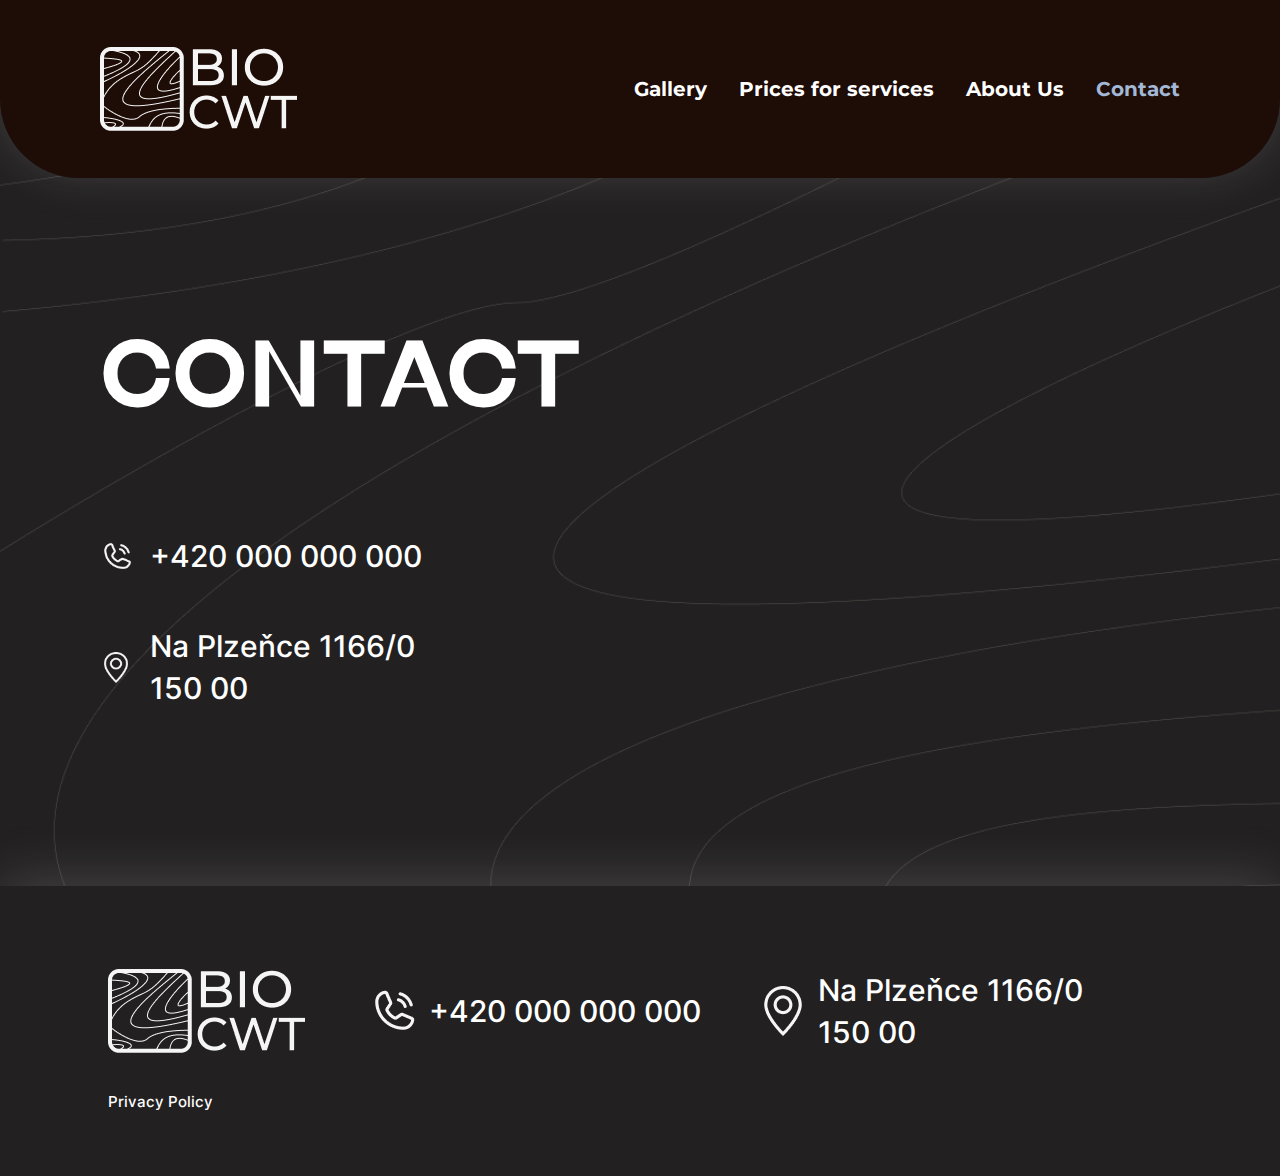
<file: contact.html>
<!DOCTYPE html>
<html lang="en">
<head>
    <meta charset="UTF-8">
    <meta name="viewport" content="width=device-width, initial-scale=1.0">
    <title>Document</title>
    <link rel="stylesheet" href="./assets/styles/normalize.css">
    <link rel="stylesheet" href="./assets/styles/style.css">
    <link rel="stylesheet" href="./assets/styles/headerfooter.css">
    <link rel="stylesheet" href="./assets/styles/contact.css">
</head>
<body class="body">

  <!-- ШАПКА -->

  <header class="header">
    <div class="header__container">
      <img class="logo1" src="./assets/images/logo.png" alt="logo">
        <nav class="nav">
        <ul class="menu">
           <li class="menu__item"><a class="menu-link" href="./gallery.html">Gallery</a></li>
           <li class="menu__item"><a class="menu-link" href="./prices.html">Prices for services</a></li>
           <li class="menu__item"><a class="menu-link" href="./about.html">About Us</a></li>
           <li class="menu__item"><a class="menu-link link_active" href="./contact.html">Contact</a></li>
        </ul>
      </nav>
      <div class="burger-menu">
        <input id="menu__toggle" type="checkbox"/>
        <label class="menu__btn" for="menu__toggle">
          <span></span>
          <span></span>
          <span></span>
        </label>
        <ul class="menu">
           <li class="menu__item"><a class="menu-link" href="./gallery.html">Gallery</a></li>
           <li class="menu__item"><a class="menu-link" href="./prices.html">Prices for services</a></li>
           <li class="menu__item"><a class="menu-link" href="./about.html">About Us</a></li>
           <li class="menu__item"><a class="menu-link link_active" href="./contact.html">Contact</a></li>
        </ul>
        </div>
    </div>
  </header>

  <!-- CONTACT - начало -->

  <main>
    <article class="contact">
        <section class="contact__section">
            <h1 class="title title-contact">Contact</h1>
            <div class="address">
                <img class="address-icon" src="./assets/images/phone_icon.png" alt="Phone">
                <a class="address-link text" href="#phone">+420 000 000 000</a>
            </div>
            <div class="address address-geo">
                <img class="address-icon" src="./assets/images/geo_icon.png" alt="Geo">
                <p class="address-text text">Na Plzeňce 1166/0 150 00</p>
            </div>
        </section>
        <section class="contact__card">
          <iframe class="card" src="https://www.google.com/maps/embed?pb=!1m18!1m12!1m3!1d2561.1455586613597!2d14.4100091!3d50.0648356!2m3!1f0!2f0!3f0!3m2!1i1024!2i768!4f13.1!3m3!1m2!1s0x470b945b911b2ab9%3A0xfdca0f6b2aaa93ff!2zTmEgUGx6ZcWIY2UgMTE2Ni8xLCAxNTAgMDAgUHJhaGEgNS1TbcOtY2hvdiwg0KfQtdGF0LjRjw!5e0!3m2!1sru!2sru!4v1712493228906!5m2!1sru!2sru"allowfullscreen="" loading="lazy" referrerpolicy="no-referrer-when-downgrade"></iframe>
      </section>
    </article>

    <!-- CONTACT - конец -->

    <!-- ANY QUESTIONS? - начало -->
        
    <section class="section section_questions">
      <h1 class="title title_questions">Any Questions?</h1>
      <div class="form-container">
          <form class="form">
              <div><input class="input" type="text" id="name" placeholder="Your name"></div>
              <div><input class="input" type="tel" id="phone" placeholder="Your telephone number"></div>
              <div><textarea class="input input_question" type="text" id="question"
                      placeholder="Your question"></textarea></div>
              <button type="button" class="button button_small text_bold">Send</button>
          </form>
          <span class="text form-container__text">Write to us, and we will be sure to answer all your questions and give
              you a comprehensive consultation.</span>
      </div>
      <div class="section_questions__img-container">
          <img src="assets/images/questions_log.png" alt="log" class="section_questions__img-container__img">
      </div>
  </section>
  
  <!-- ANY QUESTIONS? - конец -->
  </main>

  <!-- ФУТЕР -->
  
  <footer class="footer">
    <section class="footer__container">
      <img class="logo2" src="./assets/images/logo.png" alt="logo">
      <div class="footer__container-address phone">
        <img class="icon" src="./assets/images/phone_icon.png" alt="Phone">
        <a class="phone-link text" href="#phone">+420 000 000 000</a>
      </div>
      <div class="footer__container-address geo">
          <img class="icon" src="./assets/images/geo_icon.png" alt="Geo">
          <p class="geo-text text">Na Plzeňce 1166/0 150 00</p>
      </div>
      <div class="footer__container-address_media">
        <img class="icon" src="./assets/images/geo_icon.png" alt="Geo">
        <p class="text text_size">Na Plzeňce 1166/1 Прага 5 - Смихов, 150 00</p>
      </div>
    </section>
    <section class="privacy">
      <a class="privacy-link text_dec" href="./error.html">Privacy Policy</a>
    </section>
    <section class="privacy_media">
      <a class="privacy-link text_dec" href="./error.html">Политика конфиденциальности</a>
    </section>
  </footer> 
</body>
</html>
</file>
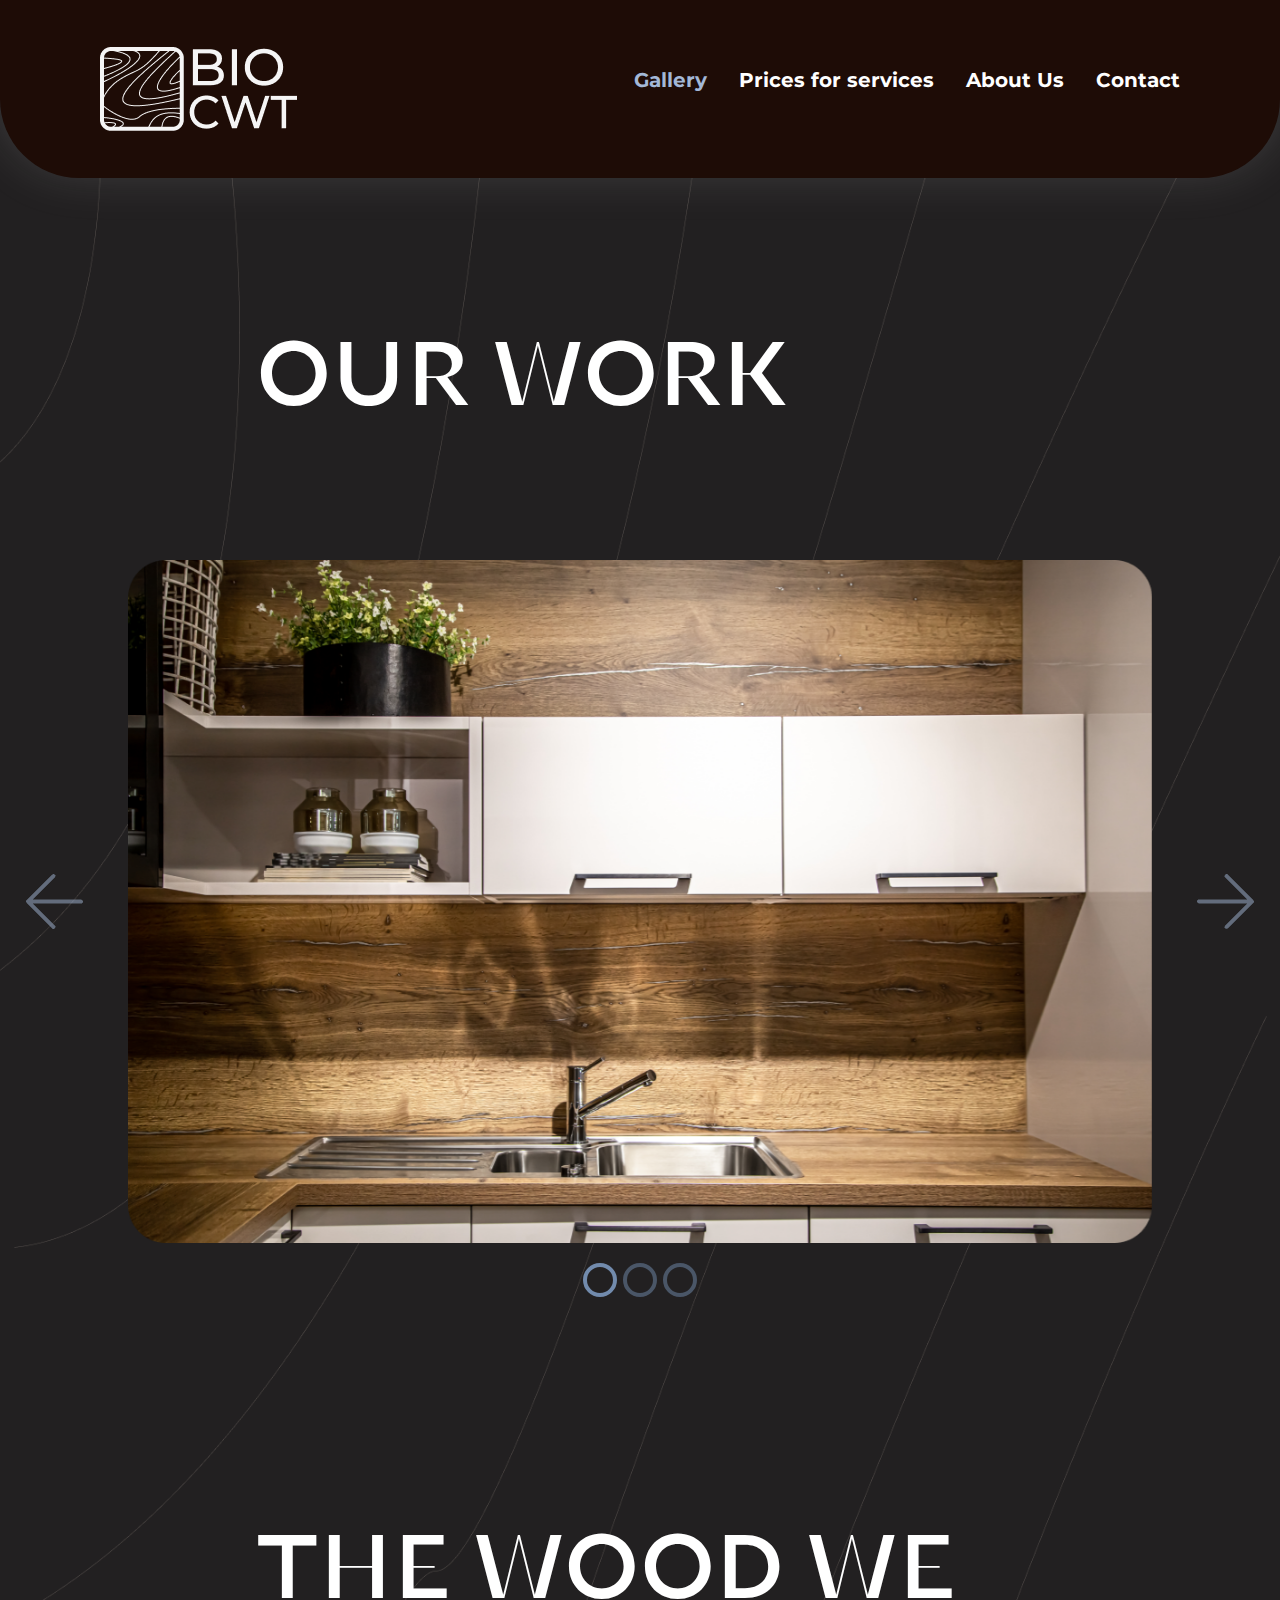
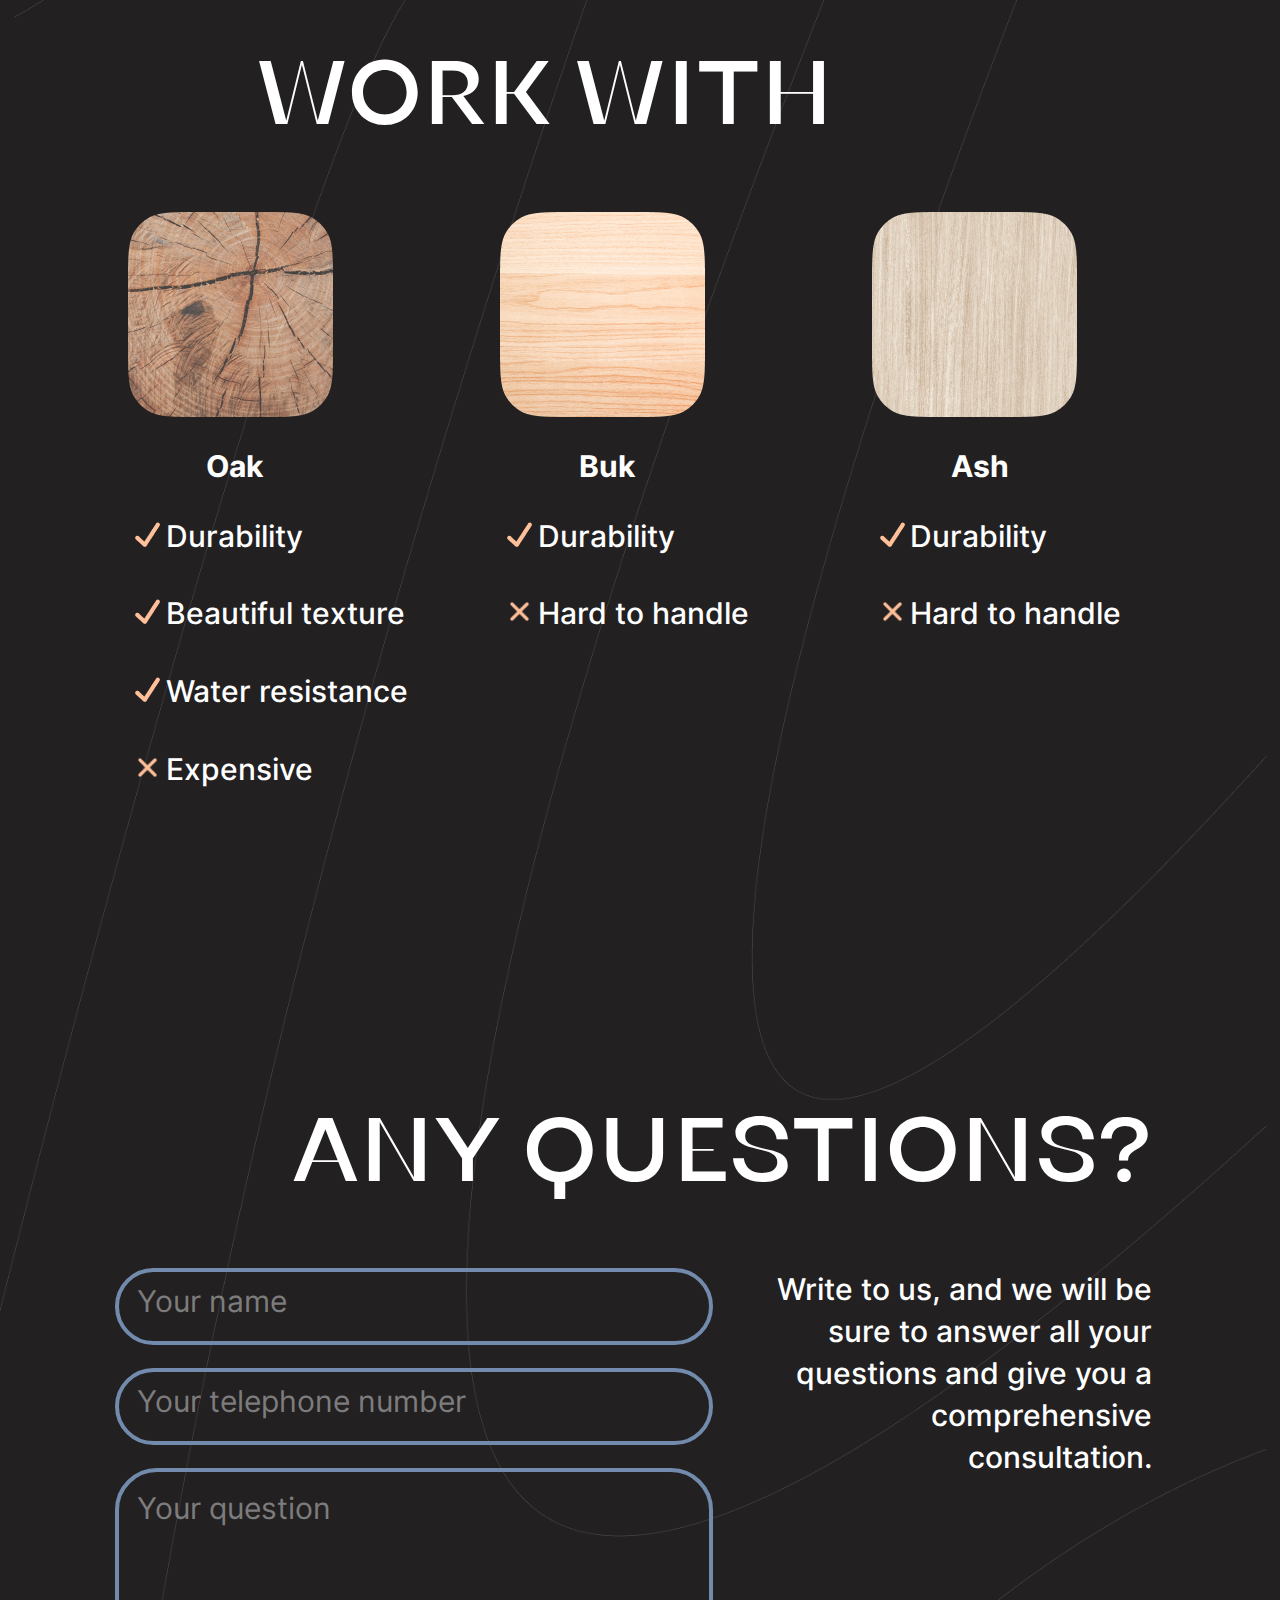
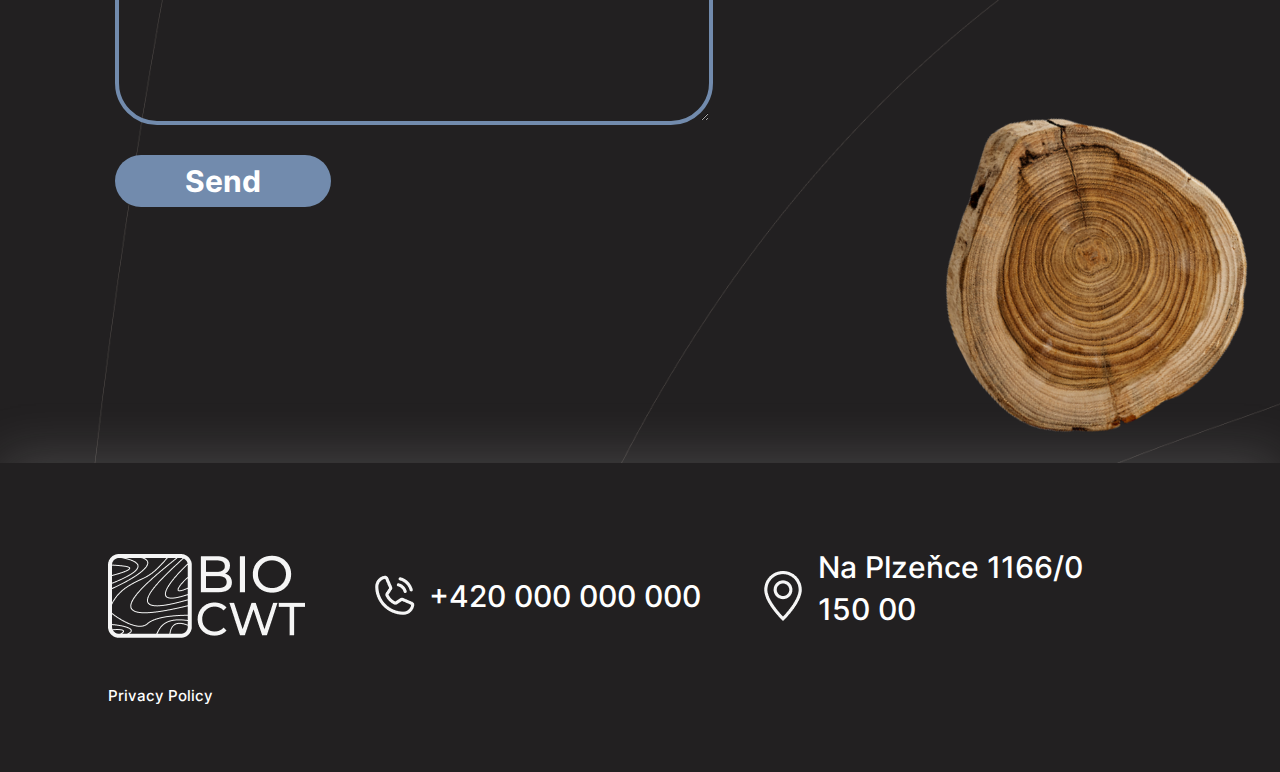
<file: gallery.html>
<!DOCTYPE html>
<html lang="en">
<head>
    <meta charset="UTF-8">
    <meta name="viewport" content="width=device-width, initial-scale=1.0">
    <title>Document</title>
    <link href="https://cdn.jsdelivr.net/npm/bootstrap@5.3.3/dist/css/bootstrap.min.css" rel="stylesheet"
        integrity="sha384-QWTKZyjpPEjISv5WaRU9OFeRpok6YctnYmDr5pNlyT2bRjXh0JMhjY6hW+ALEwIH" crossorigin="anonymous">
    <link rel="stylesheet" href="./assets/styles/normalize.css">
    <link rel="stylesheet" href="./assets/styles/style.css">
    <link rel="stylesheet" href="./assets/styles/headerfooter.css">
    <link rel="stylesheet" href="./assets/styles/gallery.css">
</head>
<body class="body">
    <!-- ШАПКА -->
    <header class="header">
        <div class="header__container">
          <img class="logo1" src="./assets/images/logo.png" alt="logo">
            <nav class="nav">
            <ul class="menu">
               <li class="menu__item"><a class="menu-link link_active" href="./gallery.html">Gallery</a></li>
               <li class="menu__item"><a class="menu-link" href="./prices.html">Prices for services</a></li>
               <li class="menu__item"><a class="menu-link" href="./about.html">About Us</a></li>
               <li class="menu__item"><a class="menu-link" href="./contact.html">Contact</a></li>
            </ul>
          </nav>
          <div class="burger-menu">
            <input id="menu__toggle" type="checkbox"/>
            <label class="menu__btn" for="menu__toggle">
              <span></span>
              <span></span>
              <span></span>
            </label>
            <ul class="menu">
               <li class="menu__item"><a class="menu-link link_active" href="./gallery.html">Gallery</a></li>
               <li class="menu__item"><a class="menu-link" href="./prices.html">Prices for services</a></li>
               <li class="menu__item"><a class="menu-link" href="./about.html">About Us</a></li>
               <li class="menu__item"><a class="menu-link" href="./contact.html">Contact</a></li>
            </ul>
            </div>
        </div>
      </header>
    
    <main class="main">

        <!-- OUR WORK - начало -->
        
        <section class="section section_work">
            <h1 class="title title_work">Our Work</h1>
            <div id="carouselExampleIndicators" class="carousel slide">
                <div class="carousel-indicators">
                    <button type="button" data-bs-target="#carouselExampleIndicators" data-bs-slide-to="0"
                        class="active carousel__indicator" aria-current="true" aria-label="Slide 1"></button>
                    <button type="button" data-bs-target="#carouselExampleIndicators" data-bs-slide-to="1"
                        aria-label="Slide 2"></button>
                    <button type="button" data-bs-target="#carouselExampleIndicators" data-bs-slide-to="2"
                        aria-label="Slide 3"></button>
                </div>
                <button class="carousel-control-prev" type="button" data-bs-target="#carouselExampleIndicators"
                    data-bs-slide="prev">
                    <img class="carousel-control__arrow" src="assets/images/arrow_left.png" alt="arrow_left">
                    <span class="visually-hidden">Previous</span>
                </button>
                <div class="carousel-inner">
                    <div class="carousel-item active">
                        <img src="assets/images/kitchen.png" class="d-block w-100" alt="kitchen">
                    </div>
                    <div class="carousel-item">
                        <img src="assets/images/kitchen_bw.png" class="d-block w-100" alt="kitchen_bw">
                    </div>
                    <div class="carousel-item">
                        <img src="assets/images/kitchen.png" class="d-block w-100" alt="kitchen">
                    </div>
                </div>
                <button class="carousel-control-next" type="button" data-bs-target="#carouselExampleIndicators"
                    data-bs-slide="next">
                    <img class="carousel-control__arrow" src="assets/images/arrow_right.png" alt="arrow_right">
                    <span class="visually-hidden">Next</span>
                </button>
            </div>
        </section>
        
        
        <!-- OUR WORK - конец -->

        <!-- THE WOOD WE WORK WITH - начало -->
        
        <section class="section section_wood">
            <h1 class="title title_wood">The Wood We Work With</h1>
            <div class="section_wood__woods">
                <div class="section_wood__woods_oak">
                    <img src="assets/images/oak.png" alt="oak" class="img_small">
                    <p class="text_bold">Oak</p>
                    <ul class="proscons">
                        <li class="proscons__point">
                            <img src="assets/images/checkmark.png" alt="checkmark" class="bullet-pic">
                            <p class="text">Durability</p>
                        </li>
                        <li class="proscons__point">
                            <img src="assets/images/checkmark.png" alt="checkmark" class="bullet-pic">
                            <p class="text">Beautiful texture</p>
                        </li>
                        <li class="proscons__point">
                            <img src="assets/images/checkmark.png" alt="checkmark" class="bullet-pic">
                            <p class="text">Water resistance</p>
                        </li>
                        <li class="proscons__point">
                            <img src="assets/images/cross.png" alt="cross" class="bullet-pic">
                            <p class="text">Expensive</p>
                        </li>
                    </ul>
                </div>
                <div class="section_wood__woods_buk">
                    <img src="assets/images/buk.png" alt="buk" class="img_small">
                    <p class="text_bold">Buk</p>
                    <ul class="proscons">
                        <li class="proscons__point">
                            <img src="assets/images/checkmark.png" alt="checkmark" class="bullet-pic">
                            <p class="text">Durability</p>
                        </li>
                        <li class="proscons__point">
                            <img src="assets/images/cross.png" alt="cross" class="bullet-pic">
                            <p class="text">Hard to handle</p>
                        </li>
                    </ul>
                </div>
                <div class="section_wood__woods_ash">
                    <img src="assets/images/ash.png" alt="ash" class="img_small">
                    <p class="text_bold">Ash</p>
                    <ul class="proscons">
                        <li class="proscons__point">
                            <img src="assets/images/checkmark.png" alt="checkmark" class="bullet-pic">
                            <p class="text">Durability</p>
                        </li>
                        <li class="proscons__point">
                            <img src="assets/images/cross.png" alt="cross" class="bullet-pic">
                            <p class="text">Hard to handle</p>
                        </li>
                    </ul>
                </div>
            </div>
        </section>
        
        <!-- THE WOOD WE WORK WITH - конец -->

        <!-- ANY QUESTIONS? - начало -->
        
        <section class="section section_questions">
            <h1 class="title title_questions">Any Questions?</h1>
            <div class="form-container">
                <form class="form">
                    <div><input class="input" type="text" id="name" placeholder="Your name"></div>
                    <div><input class="input" type="tel" id="phone" placeholder="Your telephone number"></div>
                    <div><textarea class="input input_question" type="text" id="question"
                            placeholder="Your question"></textarea></div>
                    <button type="button" class="button button_small text_bold">Send</button>
                </form>
                <span class="text form-container__text">Write to us, and we will be sure to answer all your questions and give
                    you a comprehensive consultation.</span>
            </div>
            <div class="section_questions__img-container">
                <img src="assets/images/questions_log.png" alt="log" class="section_questions__img-container__img">
            </div>
        </section>
        
        <!-- ANY QUESTIONS? - конец -->
    </main>
    
    <!-- ФУТЕР -->
    <footer class="footer">
        <section class="footer__container">
          <img class="logo2" src="./assets/images/logo.png" alt="logo">
          <div class="footer__container-address phone">
            <img class="icon" src="./assets/images/phone_icon.png" alt="Phone">
            <a class="phone-link text" href="#phone">+420 000 000 000</a>
          </div>
          <div class="footer__container-address geo">
              <img class="icon" src="./assets/images/geo_icon.png" alt="Geo">
              <p class="geo-text text">Na Plzeňce 1166/0 150 00</p>
          </div>
          <div class="footer__container-address_media">
            <img class="icon" src="./assets/images/geo_icon.png" alt="Geo">
            <p class="text text_size">Na Plzeňce 1166/1 Прага 5 - Смихов, 150 00</p>
          </div>
        </section>
        <section class="privacy">
          <a class="privacy-link text_dec" href="./error.html">Privacy Policy</a>
        </section>
        <section class="privacy_media">
          <a class="privacy-link text_dec" href="./error.html">Политика конфиденциальности</a>
        </section>
      </footer> 

    <script src="https://cdn.jsdelivr.net/npm/bootstrap@5.3.3/dist/js/bootstrap.bundle.min.js"
        integrity="sha384-YvpcrYf0tY3lHB60NNkmXc5s9fDVZLESaAA55NDzOxhy9GkcIdslK1eN7N6jIeHz"
        crossorigin="anonymous"></script>
</body>
</html>
</file>
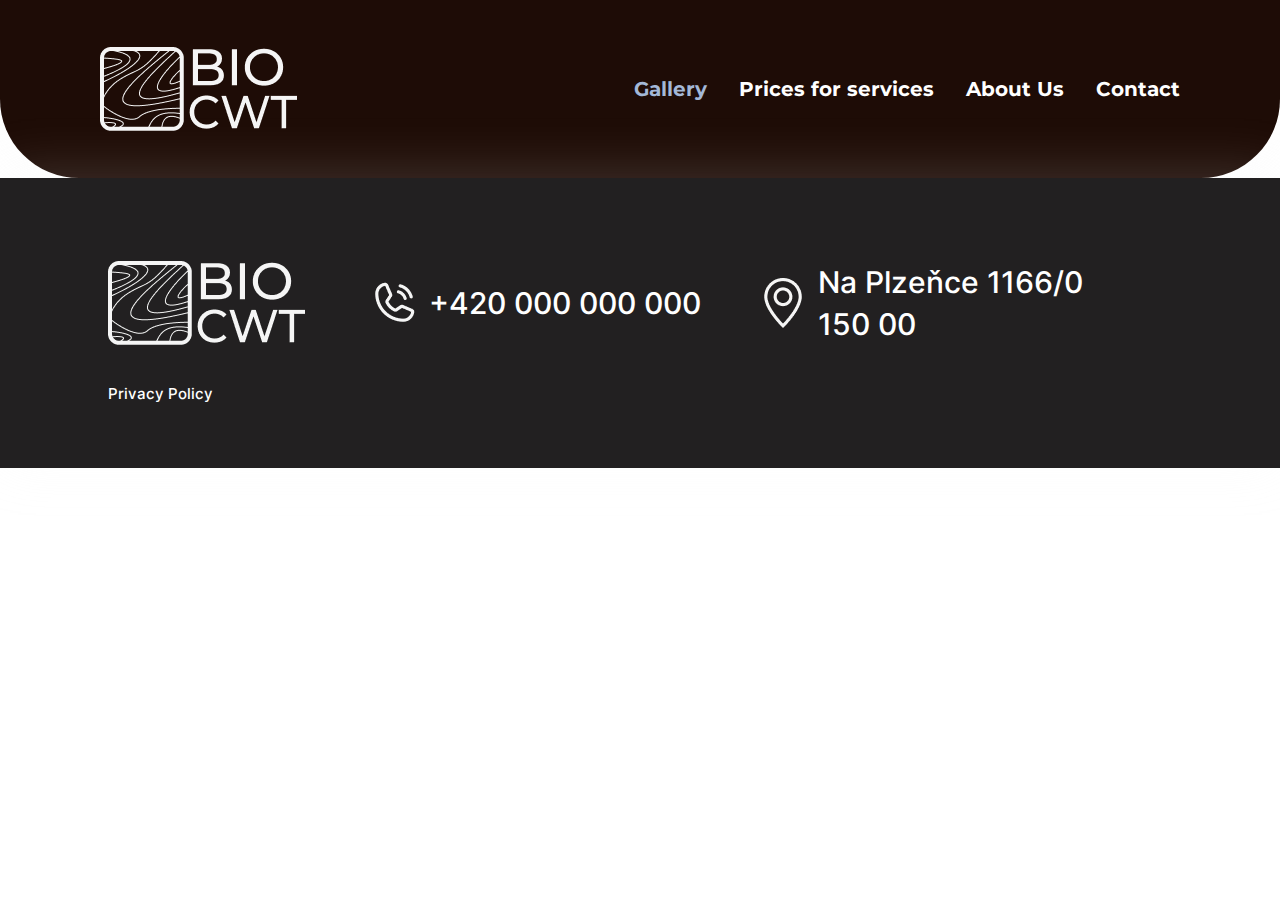
<file: headerfooter.html>
<!DOCTYPE html>
<html lang="en">
<head>
    <meta charset="UTF-8">
    <meta name="viewport" content="width=device-width, initial-scale=1.0">
    <title>Document</title>
    <link rel="stylesheet" href="./assets/styles/normalize.css">
    <link rel="stylesheet" href="./assets/styles/style.css">
    <link rel="stylesheet" href="./assets/styles/headerfooter.css">
</head>
<body>

  <!-- ШАПКА -->
  <header class="header">
    <div class="header__container">
      <img class="logo1" src="./assets/images/logo.png" alt="logo">
        <nav class="nav">
        <ul class="menu">
  
          <!-- АКТИВНАЯ ССЫЛКА "ГАЛЕРЕЯ"
          (для других ссылок перенести класс link_active соответственно) -->
          
          <!-- ДЛЯ ГЛАВНОЙ СТРАНИЦЫ УБРАТЬ КЛАСС СОВСЕМ -->
  
           <li class="menu__item"><a class="menu-link link_active" href="./gallery.html">Gallery</a></li>
           <li class="menu__item"><a class="menu-link" href="./prices.html">Prices for services</a></li>
           <li class="menu__item"><a class="menu-link" href="./about.html">About Us</a></li>
           <li class="menu__item"><a class="menu-link" href="./contact.html">Contact</a></li>
        </ul>
      </nav>
      <div class="burger-menu">
        <input id="menu__toggle" type="checkbox"/>
        <label class="menu__btn" for="menu__toggle">
          <span></span>
          <span></span>
          <span></span>
        </label>
        <ul class="menu">
  
          <!-- АКТИВНАЯ ССЫЛКА "ГАЛЕРЕЯ"
          (для других ссылок перенести класс link_active соответственно) -->
          
          <!-- ДЛЯ ГЛАВНОЙ СТРАНИЦЫ УБРАТЬ КЛАСС СОВСЕМ -->
  
           <li class="menu__item"><a class="menu-link link_active" href="./gallery.html">Gallery</a></li>
           <li class="menu__item"><a class="menu-link" href="./prices.html">Prices for services</a></li>
           <li class="menu__item"><a class="menu-link" href="./about.html">About Us</a></li>
           <li class="menu__item"><a class="menu-link" href="./contact.html">Contact</a></li>
        </ul>
        </div>
    </div>
  </header>
  <main></main>

  <!-- ФУТЕР -->
  <footer class="footer">
    <section class="footer__container">
      <img class="logo2" src="./assets/images/logo.png" alt="logo">
      <div class="footer__container-address phone">
        <img class="icon" src="./assets/images/phone_icon.png" alt="Phone">
        <a class="phone-link text" href="#phone">+420 000 000 000</a>
      </div>
      <div class="footer__container-address geo">
          <img class="icon" src="./assets/images/geo_icon.png" alt="Geo">
          <p class="geo-text text">Na Plzeňce 1166/0 150 00</p>
      </div>
      <div class="footer__container-address_media">
        <img class="icon" src="./assets/images/geo_icon.png" alt="Geo">
        <p class="text text_size">Na Plzeňce 1166/1 Прага 5 - Смихов, 150 00</p>
      </div>
    </section>
    <section class="privacy">
      <a class="privacy-link text_dec" href="./error.html">Privacy Policy</a>
    </section>
    <section class="privacy_media">
      <a class="privacy-link text_dec" href="./error.html">Политика конфиденциальности</a>
    </section>
  </footer> 
</body>
</html>
</file>
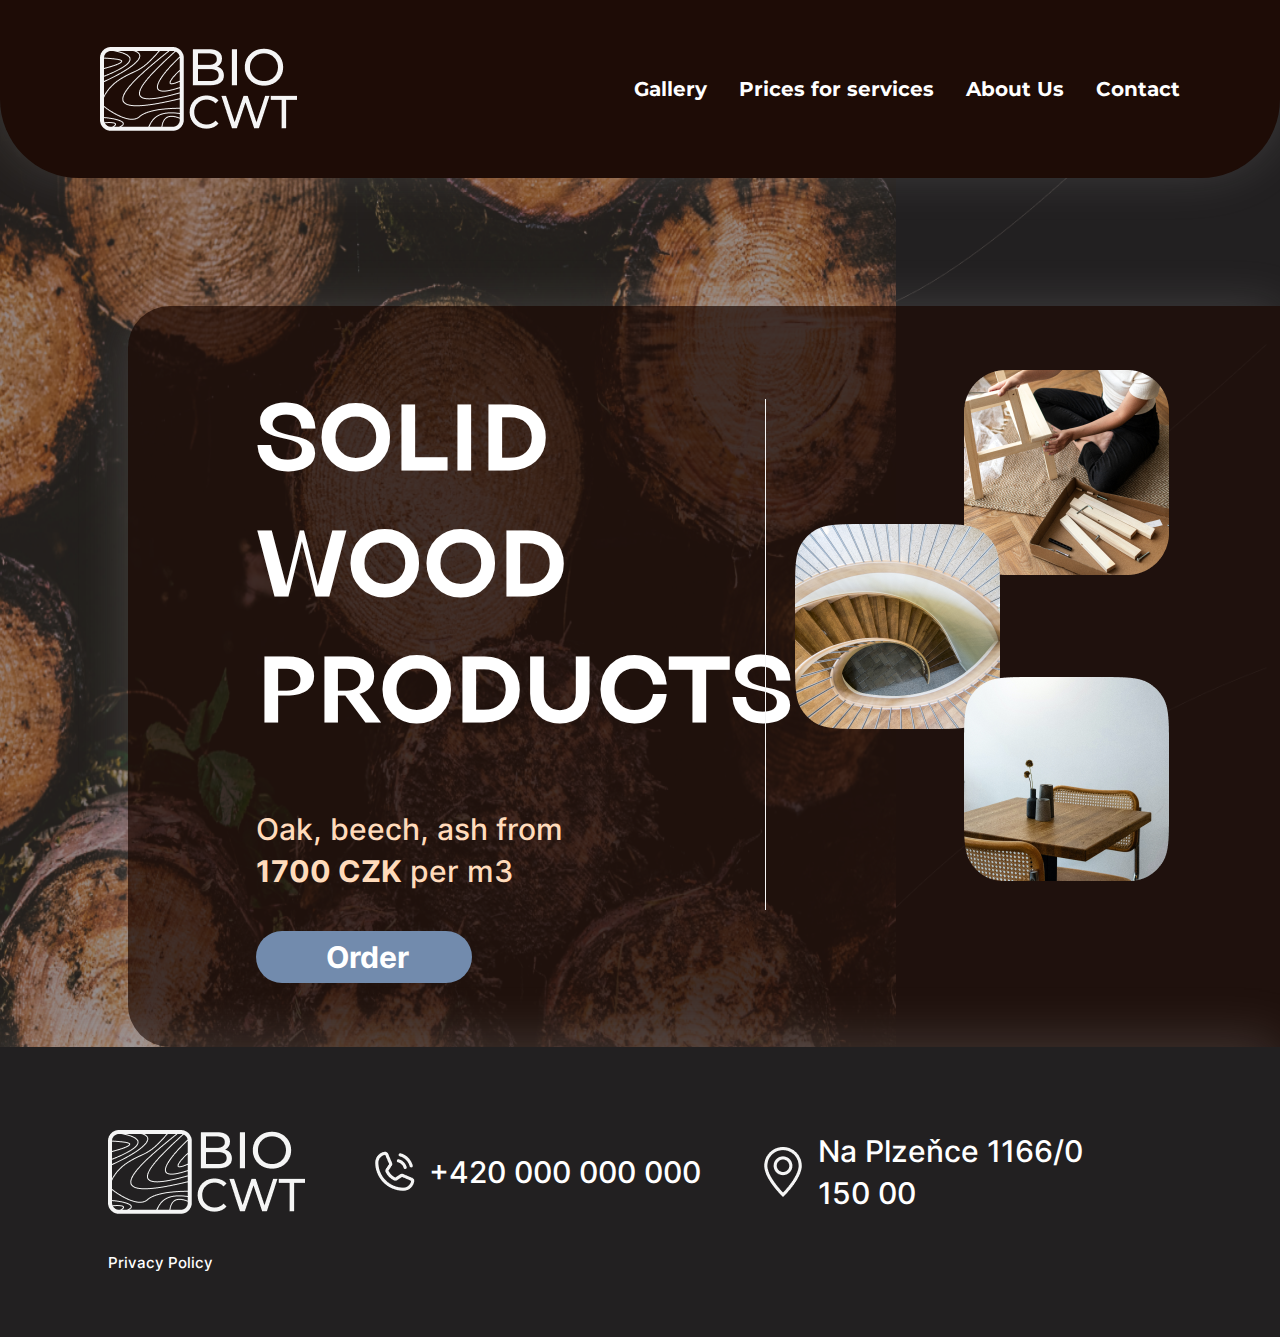
<file: mainpage.html>
<!DOCTYPE html>
<html lang="en">
<head>
    <meta charset="UTF-8">
    <meta name="viewport" content="width=device-width, initial-scale=1.0">
    <title>Document</title>
    <link rel="stylesheet" href="./assets/styles/normalize.css">
    <link rel="stylesheet" href="./assets/styles/style.css">
    <link rel="stylesheet" href="./assets/styles/headerfooter.css">
    <link rel="stylesheet" href="./assets/styles/mainpage.css">
</head>
<body class="body">

    <!-- ШАПКА -->
    
  <header class="header">
    <div class="header__container">
      <img class="logo1" src="./assets/images/logo.png" alt="logo">
        <nav class="nav">
        <ul class="menu">
           <li class="menu__item"><a class="menu-link" href="./gallery.html">Gallery</a></li>
           <li class="menu__item"><a class="menu-link" href="./prices.html">Prices for services</a></li>
           <li class="menu__item"><a class="menu-link" href="./about.html">About Us</a></li>
           <li class="menu__item"><a class="menu-link" href="./contact.html">Contact</a></li>
        </ul>
      </nav>
      <div class="burger-menu">
        <input id="menu__toggle" type="checkbox"/>
        <label class="menu__btn" for="menu__toggle">
          <span></span>
          <span></span>
          <span></span>
        </label>
        <ul class="menu">
           <li class="menu__item"><a class="menu-link" href="./gallery.html">Gallery</a></li>
           <li class="menu__item"><a class="menu-link" href="./prices.html">Prices for services</a></li>
           <li class="menu__item"><a class="menu-link" href="./about.html">About Us</a></li>
           <li class="menu__item"><a class="menu-link" href="./contact.html">Contact</a></li>
        </ul>
        </div>
    </div>
  </header>
<main>
        <section class="home">
            <div class="home__description">
                <h1 class="title title_home">SOLID WOOD PRODUCTS</h1>
                <p class="text text_home">Oak, beech, ash from <span class="text_bold text_home">1700 CZK</span> per m3</p>
                <button class="button button_small text_bold">Order</button>
            </div>
                <div class="img_line"><img src="/assets/images/line1.png" alt=""></div>
                    <div class="img_home">
                    <div class="img_1"><img src="/assets/images/products_image1.png" alt=""></div>
                    <div class="img_2"><img src="/assets/images/products_image2.png" alt=""></div>
                    <div class="img_3"><img src="/assets/images/products_image3.png" alt=""></div>
                </div>
        </section>
    </main>

     <!-- ФУТЕР -->

     <footer class="footer">
        <section class="footer__container">
          <img class="logo2" src="./assets/images/logo.png" alt="logo">
          <div class="footer__container-address phone">
            <img class="icon" src="./assets/images/phone_icon.png" alt="Phone">
            <a class="phone-link text" href="#phone">+420 000 000 000</a>
          </div>
          <div class="footer__container-address geo">
              <img class="icon" src="./assets/images/geo_icon.png" alt="Geo">
              <p class="geo-text text">Na Plzeňce 1166/0 150 00</p>
          </div>
          <div class="footer__container-address_media">
            <img class="icon" src="./assets/images/geo_icon.png" alt="Geo">
            <p class="text text_size">Na Plzeňce 1166/1 Прага 5 - Смихов, 150 00</p>
          </div>
        </section>
        <section class="privacy">
          <a class="privacy-link text_dec" href="./error.html">Privacy Policy</a>
        </section>
        <section class="privacy_media">
          <a class="privacy-link text_dec" href="./error.html">Политика конфиденциальности</a>
        </section>
      </footer> 

</body>
</html>
</file>
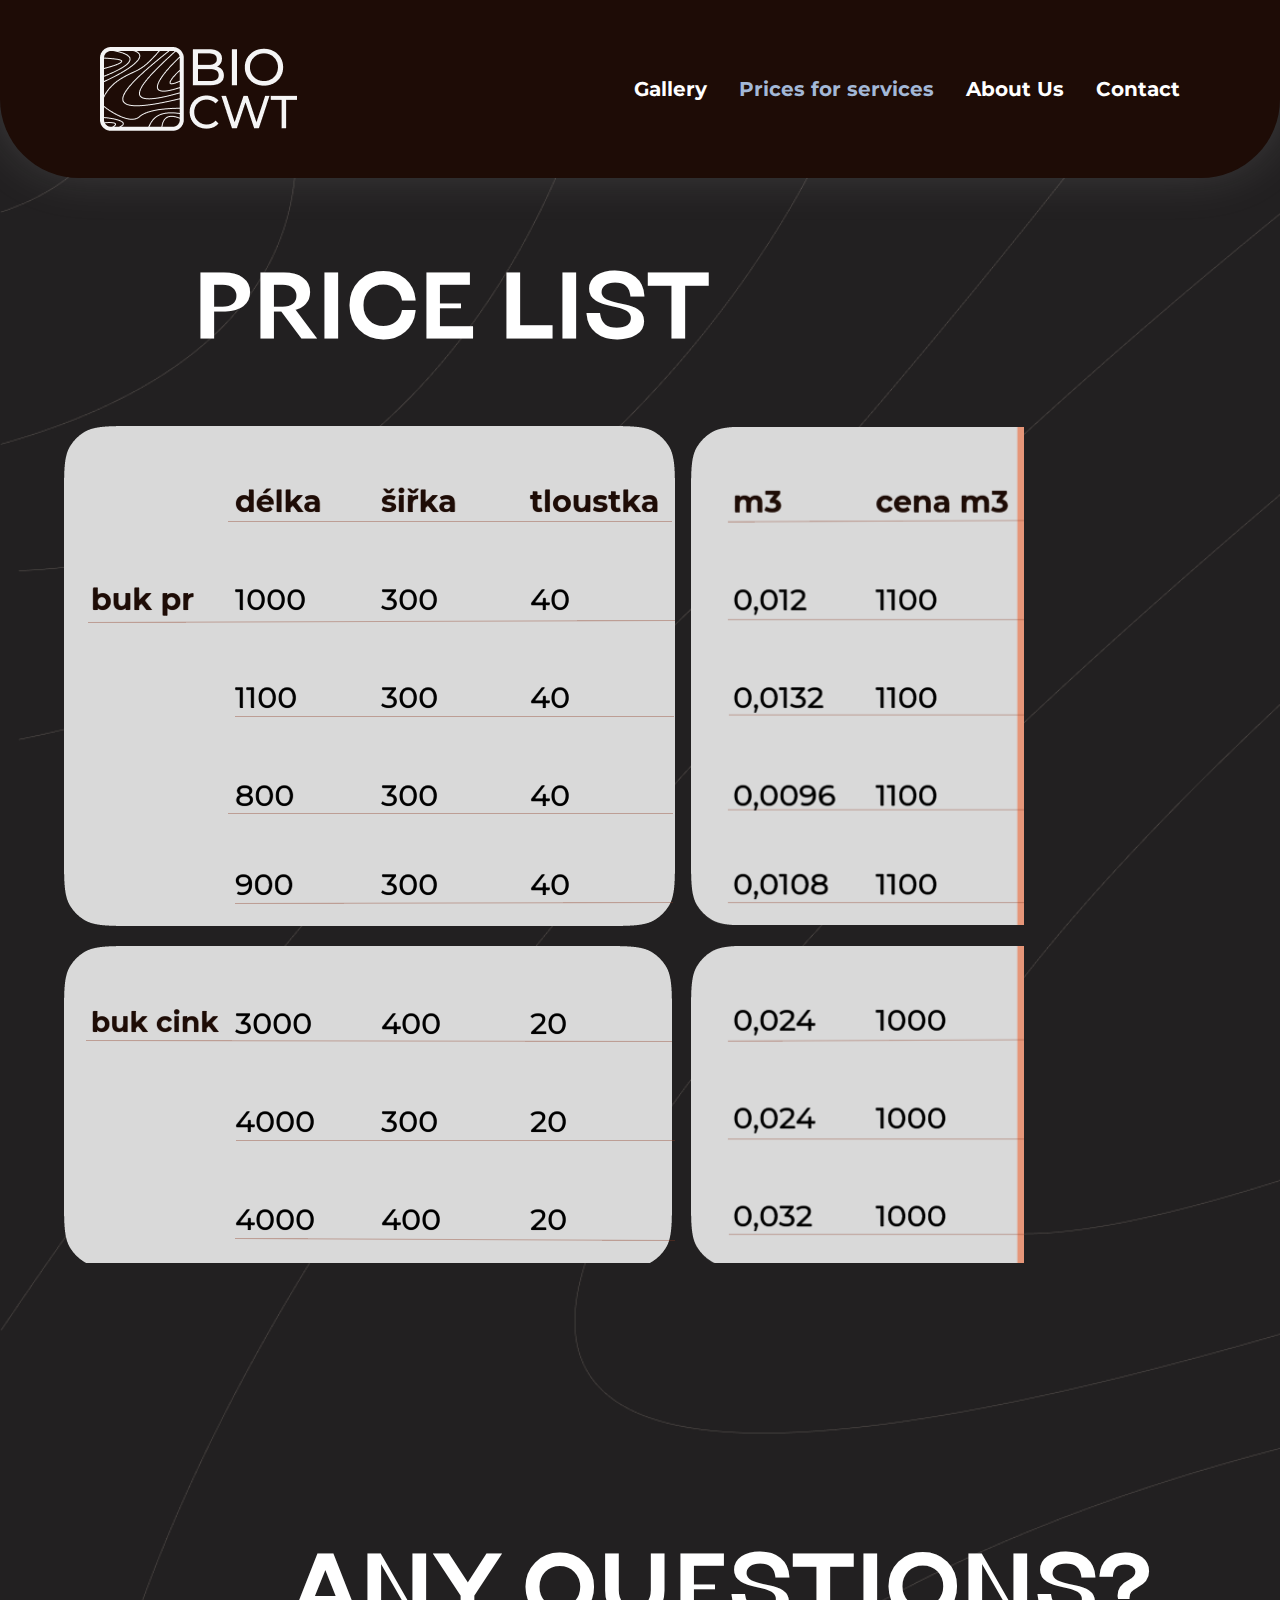
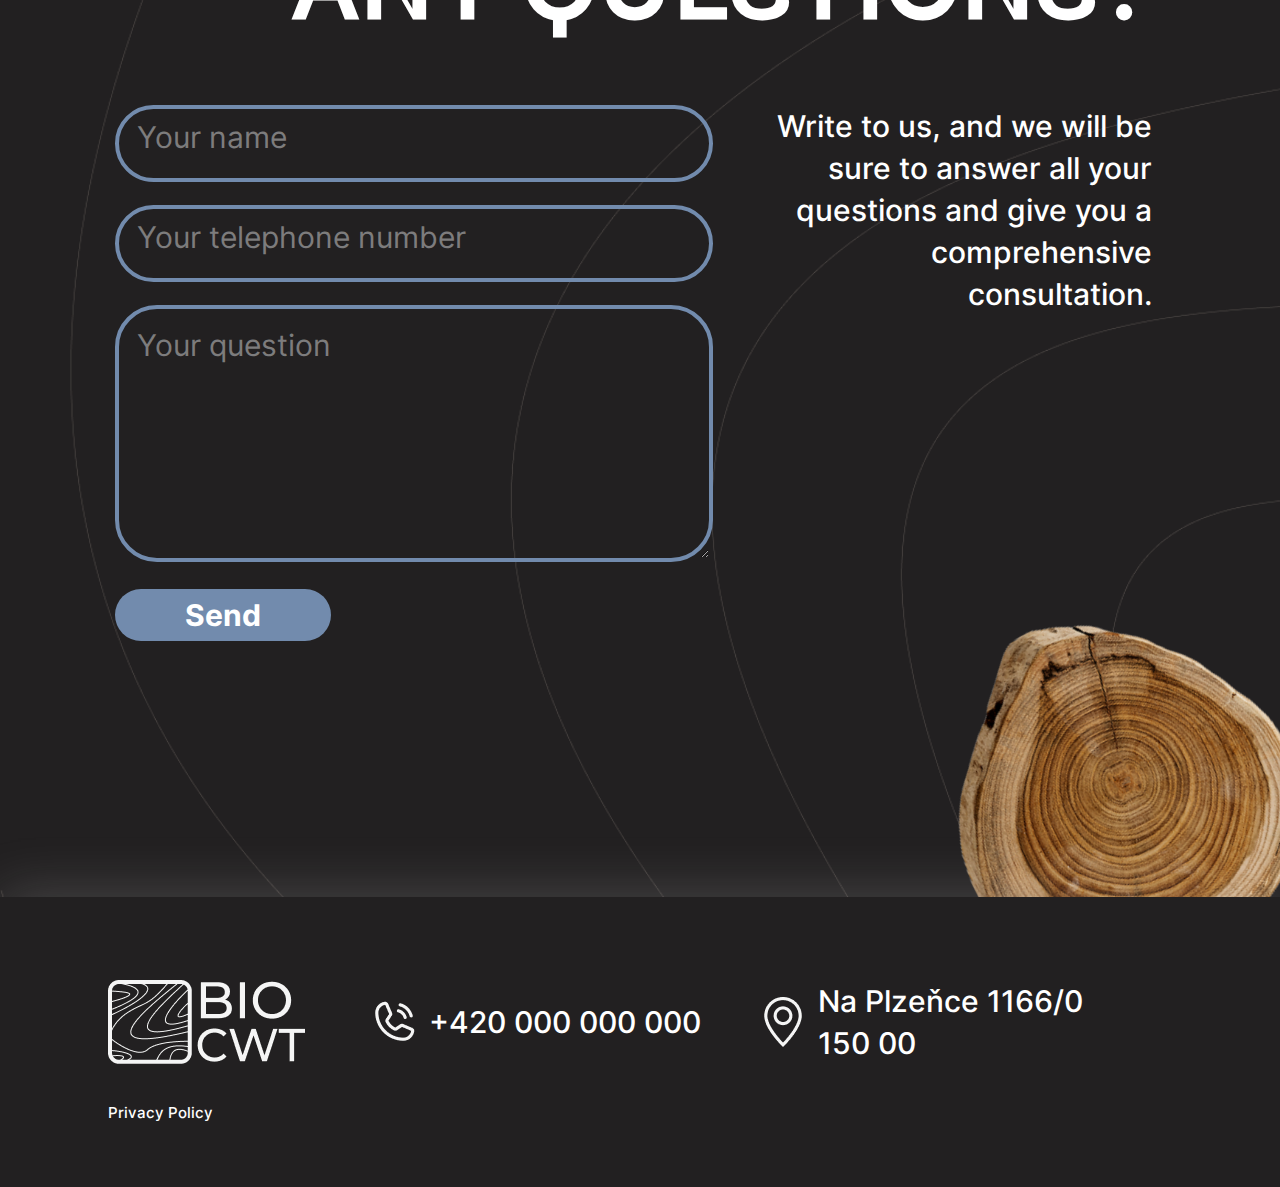
<file: prices.html>
<!DOCTYPE html>
<html lang="en">
<head>
    <meta charset="UTF-8">
    <meta name="viewport" content="width=device-width, initial-scale=1.0">
    <title>Document</title>
    <link rel="stylesheet" href="./assets/styles/normalize.css">
    <link rel="stylesheet" href="./assets/styles/style.css">
    <link rel="stylesheet" href="./assets/styles/headerfooter.css">
    <link rel="stylesheet" href="./assets/styles/prices.css">
</head>
<body class="body">
    <header class="header">
        <div class="header__container">
          <img class="logo1" src="./assets/images/logo.png" alt="logo">
            <nav class="nav">
            <ul class="menu">
               <li class="menu__item"><a class="menu-link" href="./gallery.html">Gallery</a></li>
               <li class="menu__item"><a class="menu-link link_active" href="./prices.html">Prices for services</a></li>
               <li class="menu__item"><a class="menu-link" href="./about.html">About Us</a></li>
               <li class="menu__item"><a class="menu-link" href="./contact.html">Contact</a></li>
            </ul>
          </nav>
          <div class="burger-menu">
            <input id="menu__toggle" type="checkbox"/>
            <label class="menu__btn" for="menu__toggle">
              <span></span>
              <span></span>
              <span></span>
            </label>
            <ul class="menu">
               <li class="menu__item"><a class="menu-link" href="./gallery.html">Gallery</a></li>
               <li class="menu__item"><a class="menu-link link_active" href="./prices.html">Prices for services</a></li>
               <li class="menu__item"><a class="menu-link" href="./about.html">About Us</a></li>
               <li class="menu__item"><a class="menu-link" href="./contact.html">Contact</a></li>
            </ul>
            </div>
        </div>
      </header>
    <main>
        <!-- PRICE LIST - начало -->
        <section class="section section_prices">
            <h1 class="title title_prices">Price List</h1>
            <div class="pricelist">
                <img src="assets/images/prices1.png" alt="price1" class="pricelist__price1">
                <img src="assets/images/prices2.png" alt="price2" class="pricelist__price2">
                <img src="assets/images/prices3.png" alt="price3" class="pricelist__price3">
                <img src="assets/images/prices4.png" alt="price4" class="pricelist__price4">
            </div>
        </section>
        <!-- PRICE LIST - конец -->

        <!-- ANY QUESTIONS? - начало -->
        
        <section class="section section_questions">
            <h1 class="title title_questions">Any Questions?</h1>
            <div class="form-container">
                <form class="form">
                    <div><input class="input" type="text" id="name" placeholder="Your name"></div>
                    <div><input class="input" type="tel" id="phone" placeholder="Your telephone number"></div>
                    <div><textarea class="input input_question" type="text" id="question"
                            placeholder="Your question"></textarea></div>
                    <button type="button" class="button button_small text_bold">Send</button>
                </form>
                <span class="text form-container__text">Write to us, and we will be sure to answer all your questions and give
                    you a comprehensive consultation.</span>
            </div>
            <div class="section_questions__img-container">
                <img src="assets/images/questions_log.png" alt="log" class="section_questions__img-container__img">
            </div>
        </section>
        
        <!-- ANY QUESTIONS? - конец -->
    </main>

    <!-- ФУТЕР -->
    <footer class="footer">
        <section class="footer__container">
          <img class="logo2" src="./assets/images/logo.png" alt="logo">
          <div class="footer__container-address phone">
            <img class="icon" src="./assets/images/phone_icon.png" alt="Phone">
            <a class="phone-link text" href="#phone">+420 000 000 000</a>
          </div>
          <div class="footer__container-address geo">
              <img class="icon" src="./assets/images/geo_icon.png" alt="Geo">
              <p class="geo-text text">Na Plzeňce 1166/0 150 00</p>
          </div>
          <div class="footer__container-address_media">
            <img class="icon" src="./assets/images/geo_icon.png" alt="Geo">
            <p class="text text_size">Na Plzeňce 1166/1 Прага 5 - Смихов, 150 00</p>
          </div>
        </section>
        <section class="privacy">
          <a class="privacy-link text_dec" href="./error.html">Privacy Policy</a>
        </section>
        <section class="privacy_media">
          <a class="privacy-link text_dec" href="./error.html">Политика конфиденциальности</a>
        </section>
      </footer> 
</body>
</html>
</file>
<file: assets/styles/style.css>
*{
    padding: 0;
    margin: 0;
    box-sizing: border-box;
}

@font-face {
    font-family: 'Montserrat';
    src: url(../fonts/Montserrat-VariableFont_wght.ttf);
}

@font-face {
    font-family: 'KyivType';
    src: url(../fonts/KyivTypeSansMedium.otf);
}

@font-face {
    font-family: 'Inter';
    src: url(../fonts/Inter-VariableFont_slnt_wght.ttf);
}

.body {
    background-color: #222021;
    width: 100vw;
}

.title {
    font-family: 'KyivType', sans-serif;
    font-size: clamp(30px, 8.7vw, 90px);
    line-height: 1.4;
    text-transform: uppercase;
    color: white;
}

.text {
    font-family: 'Inter', sans-serif;
    font-size: clamp(15px, 3vw, 30px);
    line-height: 1.4;
    color: white;
}

.text_bold {
    font-family: 'Inter', sans-serif;
    font-size: clamp(15px, 3vw, 30px);
    font-weight: 700;
    line-height: 1.4;
    color: white;
}

.button {
    max-height: clamp(33px, 5.6vw, 58px);
    padding: clamp(7.5px, 1vmax, 11px) clamp(21px, 6vw, 70px);
    border: none;
    border-radius: 42px;
    background: rgb(114, 139, 173);
    text-align: center;
    line-height: 1;
    cursor: pointer;
}

.button_small {
    max-width: clamp(92px, 21vw, 216px);
}

.button_large {
    max-width: clamp(195px, 43vw, 444px);
}

.img_small {
    max-width: clamp(90px, 20vw, 205px);
}

.section {
    margin-bottom: 20%;
}
</file>
<file: assets/styles/headerfooter.css>
*{
    padding: 0;
    margin: 0;
    box-sizing: border-box;
}
@font-face {
    font-family: 'Montserrat';
    src: url(../fonts/Montserrat-VariableFont_wght.ttf);
}
@font-face {
    font-family: 'Inter';
    src: url(../fonts/Inter-VariableFont_slnt_wght.ttf);
}

/* ХЭДЕР НАЧАЛО */

.header {
    width: 100vw;

/* ДЛЯ СТРАНИЧЕК МЕНЮ */
    border-radius: 0 0 79px 79px;
    box-shadow: 0 -8px 52px 0 rgba(238, 238, 238, 0.17);
    background-color: rgb(30, 12, 6);
    background-size: cover;
}
.header__container {
    display: flex;
    justify-content: space-between;
    align-items: center;
    padding: 47px 100px;
}
.burger-menu {
    display: none;
}
.logo1 {
    width: clamp(85px, 23vw, 197px);
    /* padding-top: 30px; */
}
.menu {
    display: flex;
}
.menu__item {
    list-style-type: none;
    padding-left: 2rem;
}
.menu-link {
    font-family: 'Montserrat', sans-serif;
    font-size: 20px;
    font-weight: 700;
    line-height: 24px;
    text-decoration: none;
    color: #fff;
  }

/* ДЛЯ СТРАНИЧЕК МЕНЮ (АКТИВНАЯ ССЫЛКА)*/

.link_active {
  color: rgb(163, 184, 215);
  }

/* ХЭДЕР КОНЕЦ */

@media screen and (max-width: 768px) { 

  .header {
    border-radius: 0 0 30px 30px;
  }

  .header__container {
    padding: 35px 10%;
  }

/* БУРГЕР-МЕНЮ - начало */

  .burger-menu {
    display: block;
    position: fixed;
    z-index: 1;
  }

  #menu__toggle {
    opacity: 0;
  }

  #menu__toggle:checked ~ .menu__btn > span {
    transform: rotate(45deg);
  }

  #menu__toggle:checked ~ .menu__btn > span::before {
    top: 0;
    transform: rotate(0);
  }

  #menu__toggle:checked ~ .menu__btn > span::after {
    top: 0;
    width: 100%;
    transform: rotate(90deg);
  }

  #menu__toggle:checked ~ .menu {
    visibility: visible;
    right: 0;
  }
      
  .menu__btn {
    display: flex;
    align-items: center;
    position: fixed;
    top: 38px;
    right: 40px;
    width: 30px;
    height: 30px;
    cursor: pointer;
    z-index: 1;
  }

  .menu__btn > span,
  .menu__btn > span::before,
  .menu__btn > span::after {
    display: block;
    position: absolute;
    background-color: #fff;
    border-radius: 20px;
    height: 4px;
    transition-duration: .25s;
  }

  .menu__btn > span {
    width: 100%;
  }

  .menu__btn > span::before {
    width: 50%;
    content: '';
    top: -8px;
  }

  .menu__btn > span::after {
    width:50%;
    right: 0;
    content: '';
    top: 8px;
  }

  .menu {
    display: block;
    position: fixed;
    visibility: hidden;
    top: 0;
    right: -100%;
    width: 40%;
    margin: 0;
    padding: 70px 0 20px 0;
    background-color: rgba(26, 24, 24, 0.7);
    box-shadow: 1px 0px 6px rgba(245, 245, 245, 0.17);
    transition-duration: .25s;
    }
 
  .menu-link {
    font-size: 15px;
    font-weight: 400;
  }

  .menu__item {
    display: block;
    padding: 12px 24px;
    transition-duration: .25s;
  }
}
  /* БУРГЕР-МЕНЮ - конец */

  /* ФУТЕР - начало */

.footer {
  width: 100vw;
  box-shadow: 0px -6px 52px 0px rgba(245, 245, 245, 0.17);
  background: rgb(34, 32, 33);
  padding: 80px 220px 64px 108px;
}

.footer__container-address_media,
.privacy_media {
  display: none;
}

.footer__container {
  width: 80vw;
  display: flex;
  align-items: center;
  justify-content: space-between;
  padding-bottom: 35px;
}

.logo2 {
  width: clamp(162px, 43vw, 197px);
  margin-right: 10px;
}

.footer__container-address {
  display: flex;
  align-items: center;
  padding: 3px;
}

.geo{
  width: 377px;
}

.icon{
  padding-right: 10px;
}

.text{
  text-decoration: none;
  font-weight: 500;
}

.text_dec{
  font-family: 'Inter', sans-serif;
  font-size: clamp(11px, 3vw, 15px);
  line-height: 1.4;
  text-decoration: none;
  font-weight: 500;
  color: white;
}
/* ФУТЕР - конец */

@media screen and (max-width: 1024px){

  .footer{
    padding: 80px;
  }

  .icon{
    width: 50px;
  }
}

@media screen and (max-width: 768px){

  .footer{
    padding: 60px 40px;
  }

  .footer__container{
    flex-direction: column;
    align-items: center;
    width: 75%;
    margin: 0 auto;
  }

  .geo{
    display: none;
  }

  .footer__container-address_media{
    display: flex;
    align-items: center;
    padding-top: 40px;
  }

  .phone{
    order: 1;
  }

  .footer__container-address{
    padding-top: 10px;
  }

  .icon{
    width: 33px;
  }

  .privacy{
    display: none;
  }

  .privacy_media{
    display: block;
    margin: 0 auto;
    text-align: center;
  }
}
</file>
<file: assets/styles/index.css>
*{
    padding: 0;
    margin: 0;
    box-sizing: border-box;
}

@font-face {
    font-family: 'Montserrat';
    src: url(../fonts/Montserrat-VariableFont_wght.ttf);
}

@font-face {
    font-family: 'KyivType';
    src: url(../fonts/KyivTypeSansMedium.otf);
}

@font-face {
    font-family: 'Inter';
    src: url(../fonts/Inter-VariableFont_slnt_wght.ttf);
}

.body{
    background:url(../images/background_logs.png) top left / 80% auto no-repeat, url(../images/background_home.png) center/ cover no-repeat;
    background-color:  #222021;
} 

.header {
    background: none;
    border: none;
    box-shadow: none;
}

/* HOME НАЧАЛО */

.section_products {
    margin-top: 10%;
    margin-left: 10%;
    padding-right: 10%;
    padding-top: 5%;
    padding-left: 5%;
    padding-bottom: 5%;
    width: 90vw;
    display: flex;
    justify-content: space-between;
    background-color: rgb(30, 12, 6, 0.8);
    border-radius: 42px 0 0 42px;
    box-shadow: 0px 4px 52px 0px rgba(245, 245, 245, 0.17);
    overflow: hidden;
}

.section_products__text {
    max-width: 40%;
    margin-right: 10%;
}

.title_products {
    margin-top: 0;
    margin-bottom: 10%;
    max-width: clamp(290px, 30vw, 400px);
    font-size: clamp(30px, 7.5vw, 90px);
}

.text_products {
    margin-bottom: 15%;
    max-width: clamp(165px, 26vw, 333px);
    color: #FFDBBB;
}

.line {
    margin: 0;
    max-height: 511px;
}

.img_products {
    padding: 7% 0;
    max-width: 40%;
    display: grid;
    grid-template-columns: repeat(2, clamp(90px, 12vw, 205px));
    grid-template-rows: repeat(3, clamp(90px, 12vmax, 205px));
    grid-template-areas:
        ". img_prouducts__img1"
        "img_prouducts__img2 ."
        ". img_prouducts__img3";
    column-gap: 3%;
    align-items: center;
}

.img_prouducts__img1 {
    width: clamp(90px, 12vw, 205px);
    grid-area: img_prouducts__img1;
}

.img_prouducts__img2 {
    width: clamp(90px, 12vw, 205px);
    grid-area: img_prouducts__img2;
}

.img_prouducts__img3 {
    width: clamp(90px, 12vw, 205px);
    grid-area: img_prouducts__img3;
}

/* HOME КОНЕЦ */

/* THE WOOD WE WORK WITH - начало */

.title_wood {
    width: clamp(240px, 72vw, 746px);
    margin-left: 30%;
}

.section_wood__woods {
    display: grid;
    grid-template-columns: repeat(auto-fill, clamp(147px, 27vw, 280px));
    gap: clamp(8%, 2rem, 20%);
    padding-left: 15%;
}

.section_wood__woods .text_bold {
    margin: 10% 0;
    padding-left: clamp(25%, 7vw, 28%);
}

.proscons__point {
    margin-left: -10%;
    margin-bottom: 8%;
    display: flex;
    align-items: baseline;
    list-style-type: none;
}

.bullet-pic {
    margin-right: 2%;
    width: clamp(13px, 2.4vw, 25px);
}

/* THE WOOD WE WORK WITH - конец */

/* OUR WORK - начало */
.section_work {
    margin-top: 10%;
}

.title_work {
    margin-left: 30%;
}

.carousel {
    margin: 10%;
}

.slide {
    background: none;
}

.carousel-indicators {
    bottom: -70px;
}

.carousel .carousel-indicators button {
    background: transparent;
    border: 4px solid rgb(114, 139, 173);
}

.carousel-indicators [data-bs-target] {
    box-sizing: content-box;
    flex: 0 1 auto;
    width: 26px;
    height: 26px;
    padding: 0;
    margin-right: 3px;
    margin-left: 3px;
    text-indent: -999px;
    background-clip: content-box;
    border-radius: 50%;
}

.carousel-control-prev {
    margin-left: -150px;
}

.carousel-control-next {
    margin-right: -150px;
}

/* OUR WORK - конец */

/* ADVANTAGES НАЧАЛО */

.section_advantages {
    text-align: center;
}

.title_advantages {
    margin-left: 10%;
    max-width: clamp(300px, 100vw, 1040px);
    text-align: left;
}

.section_advantages__content {
    margin-bottom: 5%;
    padding: 5%;
    display: flex;
    justify-content: space-around;
}

.section_advantages__content__img {
    margin-right: 5%;
    max-width: 40%;
}

.staircase {
    width: clamp(350px, 50vw, 609px);
}

.section_advantages__content__points {
    max-width: 40%;
    text-align: left;
    list-style-type: none;
}

.section_advantages__content__points li {
    margin-bottom: 5%;
    font-size: clamp(15px, 2.5vw, 30px);
}

.button_advantages {
    padding: clamp(7px, 0.5vmax, 11px) clamp(10px, 5.5vw, 70px);
    max-width: clamp(225px, 43vw, 472px);
    font-size: clamp(15px, 2.5vw, 30px);
}

/* ADVANTAGES конец */

/* ABOUT US - начало */
.section_about {
    margin-top: 10%;
    margin-right: 10%;
    padding-left: 10%;
    padding-right: 5%;
    padding-top: 5%;
    padding-bottom: 5%;
    display: flex;
    background-color: rgb(30, 12, 6, 0.7);
    border-radius: 0px 42px 42px 0px;
    box-shadow: 0px 4px 52px 0px rgba(245, 245, 245, 0.17);
}

.text_about {
    margin-right: 5%;
    margin-bottom: 20px;
    max-width: clamp(283px, 50vw, 516px);
    align-self: flex-start;
}

.title_about {
    margin-top: 0;
    margin-bottom: 15%;
}

.section_about__images {
    display: flex;
    flex-direction: column;
    justify-content: center;
    max-width: max(280px, 40%);
}

.section_about__images__container2 {
    margin-top: 25px;
    align-self: flex-end;
    max-width: min(180px, 50%);
}

.section_about__images__container1__img1 {
    width: 100%;
}

.section_about__images__container2__img2 {
    width: 100%;
}

/* ABOUT US - конец */


/* ANY QUESTIONS? - начало */
.section_questions {
    padding-right: 10%;
}

.title_questions {
    text-align: right;
}

.form-container {
    display: flex;
    padding-left: 10%;
    justify-content: space-between;
}

.form {
    margin-right: 5%;
}

.input {
    width: clamp(324px, 58vw, 598px);
    height: clamp(40px, 7.5vmax, 77px);
    margin-bottom: 23px;
    padding: 18px;
    box-sizing: border-box;
    border: 4px solid rgb(114, 139, 173);
    border-radius: 42px;
    background: transparent;
    color: white;
}

.input::placeholder {
    font-family: 'Inter', sans-serif;
    font-size: clamp(15px, 3vw, 30px);
    line-height: clamp(18px, 3.5vw, 36px);
    text-align: left;
    align-items: top;
    color: rgba(217, 217, 217, 0.51);
}

.input_question {
    height: clamp(134px, 25vmax, 257px);
}

.form-container__text {
    max-width: clamp(272px, 53vw, 546px);
    text-align: right;
}

.section_questions__img-container {
    position: relative;
}

.section_questions__img-container__img {
    position: absolute;
    z-index: -1;
    width: 477.31px;
    height: 482.47px;
    left: 850px;
    right: 200px;
    top: -60px;
    bottom: 0;
}

/* ANY QUESTIONS? - конец */


@media screen and (max-width: 1280px) {
    .section_products {
        padding-right: 5%;
    }

    .section_advantages__content {
        justify-content: space-between;
}
}

@media screen and (max-width: 1100px) {

    /* OUR WORK - начало */
    .title_work {
        margin-left: 15%;
        text-align: left;
    }

    .carousel {
        margin-top: 5%;
        margin-right: 15%;
        margin-left: 15%;
        margin-bottom: 15%;
    }

    .carousel-indicators [data-bs-target] {
        width: 16px;
        height: 16px;
    }

    .carousel-control__arrow {
        width: 26px;
        height: 26px;
    }

    .carousel-control-prev {
        margin-left: -15%;
    }

    .carousel-control-next {
        margin-right: -15%;
    }

    /* OUR WORK - конец */

    .title_wood {
        margin-left: 15%;
    }

    /* ANY QUESTIONS? - начало */

    .section_questions__img-container__img {
        display: none;
    }

    /* ANY QUESTIONS? - конец */
}

@media screen and (max-width: 1001px) {
    .section_about {
        flex-direction: column;
    }
}

@media screen and (max-width: 768px) {

    /* ОБЩИЕ - начало */
    .body {
        background: url(../images/background_logs.png) left 140% top / 150% no-repeat, url(../images/background_home.png) center/ cover no-repeat;
        background-color: #222021;
    }

    .title {
        text-align: left;
    }

    /* ОБЩИЕ - конец */

    /* Home  */
    .section_products {
        padding-left: 10%;
        flex-direction: column;
    }

    .section_products__text {
        max-width: 100%;
        margin-right: 10%;
    }

    .button_small {
        margin-bottom: 10%;
    }

    .line {
        margin-left: 10%;
        width: max(290px, 60vw);
        height: 1px;
        transform: rotateY('90');
    }

    .img_products {
        max-width: 100%;
        align-self: center;
    }

        /* Home  */

    .title_work {
        margin-left: 10%;
        text-align: left;
    }

    /* THE WOOD WE WORK WITH - начало */
    .title_wood {
        margin-left: 10%;
        text-align: left;
    }

    .proscons__point {
        margin-left: -20%;
    }

        /* ADVANTAGES начало */

    .section_advantages__content {
        flex-direction: column-reverse;
        align-content: center;
    }

    .section_advantages__content__img {
        max-width: 100vw;
    }

    .staircase {
        width: 100%;
    }

    .section_advantages__content__points {
        padding-right: 10%;
        max-width: 100vw;
    }
    /* ADVANTAGES конец */

    /* ANY QUESTIONS? - начало */
    .form-container {
        display: flex;
        flex-direction: column-reverse;
    }

    .form-container__text {
        margin-bottom: 46px;
        line-height: 120%;
        text-align: left;
    }

    .title_questions {
        padding-left: 10%;
        text-align: left;
    }
}

@media screen and (max-width:425px) {

    .section_work{
        margin-top: 140px;
    }
}
</file>
<file: assets/styles/about.css>
.body {
    background-image: url(../images/background_gallery.png);
    background-repeat: no-repeat;
    background-size: cover;
}

/* ABOUT US - начало */
.section_about {
    margin-top: 10%;
    margin-right: 10%;
    padding-left: 10%;
    padding-right: 5%;
    padding-top: 5%;
    padding-bottom: 5%;
    display: flex;
    background-color: rgb(30, 12, 6, 0.7);
    border-radius: 0px 42px 42px 0px;
    box-shadow: 0px 4px 52px 0px rgba(245, 245, 245, 0.17);
}

.text_about {
    margin-right: 5%;
    margin-bottom: 20px;
    max-width: clamp(283px, 50vw, 516px);
    align-self: flex-start;
}

.title_about {
    margin-top: 0;
    margin-bottom: 15%;
}

.section_about__images {
    display: flex;
    flex-direction: column;
    justify-content: center;
    max-width: max(280px, 40%);
}

.section_about__images__container2 {
    margin-top: 25px;
    align-self: flex-end;
    max-width: min(180px, 50%);
}

.section_about__images__container1__img1 {
    width: 100%;
}

.section_about__images__container2__img2 {
    width: 100%;
}

/* ABOUT US - конец */

/* OUR WORK - начало */
.title_work {
    margin-left: 20%;
}

.carousel {
    margin: 10%;
}

.slide {
    background: none;
}

.carousel-indicators {
    bottom: -70px;
}

.carousel .carousel-indicators button {
    background: transparent;
    border: 4px solid rgb(114, 139, 173);
}

.carousel-indicators [data-bs-target] {
    box-sizing: content-box;
    flex: 0 1 auto;
    width: 26px;
    height: 26px;
    padding: 0;
    margin-right: 3px;
    margin-left: 3px;
    text-indent: -999px;
    background-clip: content-box;
    border-radius: 50%;
}

.carousel-control-prev {
    margin-left: -150px;
}

.carousel-control-next {
    margin-right: -150px;
}

/* OUR WORK - конец */

/* ANY QUESTIONS? - начало */
.section_questions {
    padding-right: 10%;
}

.title_questions {
    text-align: right;
}

.form-container {
    display: flex;
    padding-left: 10%;
    justify-content: space-between;
}

.form {
    margin-right: 5%;
}

.input {
    width: clamp(324px, 58vw, 598px);
    height: clamp(40px, 7.5vmax, 77px);
    margin-bottom: 23px;
    padding: 18px;
    box-sizing: border-box;
    border: 4px solid rgb(114, 139, 173);
    border-radius: 42px;
    background: transparent;
    color: white;
}

.input::placeholder {
    font-family: 'Inter', sans-serif;
    font-size: clamp(15px, 3vw, 30px);
    line-height: clamp(18px, 3.5vw, 36px);
    text-align: left;
    align-items: top;
    color: rgba(217, 217, 217, 0.51);
}

.input_question {
    height: clamp(134px, 25vmax, 257px);
}

.form-container__text {
    max-width: clamp(272px, 53vw, 546px);
    text-align: right;
}

.section_questions__img-container {
    position: relative;
}

.section_questions__img-container__img {
    position: absolute;
    z-index: -1;
    width: 477.31px;
    height: 482.47px;
    left: 870px;
    right: 180px;
    top: -180px;
    bottom: 0;
}

/* ANY QUESTIONS? - конец */




@media screen and (max-width: 1100px) {

    /* OUR WORK - начало */
    .title_work {
        padding-left: 10%;
    }

    .carousel {
        margin-top: 5%;
        margin-right: 15%;
        margin-left: 15%;
        margin-bottom: 15%;
    }

    .carousel-indicators [data-bs-target] {
        width: 16px;
        height: 16px;
    }

    .carousel-control__arrow {
        width: 26px;
        height: 26px;
    }

    .carousel-control-prev {
        margin-left: -15%;
    }

    .carousel-control-next {
        margin-right: -15%;
    }

    /* OUR WORK - конец */


    /* ANY QUESTIONS? - начало */

    .section_questions__img-container__img {
        display: none;
    }

    /* ANY QUESTIONS? - конец */
}

@media screen and (max-width: 1001px) {
    .section_about {
        flex-direction: column;
    }
}

@media screen and (max-width: 768px) {

    /* ОБЩИЕ - начало */
    .title {
        text-align: left;
    }

    /* ОБЩИЕ - конец */

    /* ANY QUESTIONS? - начало */
    .form-container {
        display: flex;
        flex-direction: column-reverse;
    }

    .form-container__text {
        margin-bottom: 46px;
        line-height: 120%;
        text-align: left;
    }

    .title_questions {
        padding-left: 10%;
        text-align: left;
    }

    /* ANY QUESTIONS? - конец */

}
</file>
<file: assets/styles/blocks.css>
/* Общие для всего проекта - начало */

*{
    padding: 0;
    margin: 0;
    box-sizing: border-box;
}

@font-face {
    font-family: 'Montserrat';
    src: url(../fonts/Montserrat-VariableFont_wght.ttf);
}

@font-face {
    font-family: 'KyivType';
    src: url(../fonts/KyivTypeSansMedium.otf);
}

@font-face {
    font-family: 'Inter';
    src: url(../fonts/Inter-VariableFont_slnt_wght.ttf);
}

.body {
    background-color: #222021;
    width: 100vw;
}

.title {
    font-family: 'KyivType', sans-serif;
    font-size: 90px;
    line-height: 132.9%;
    text-transform: uppercase;
    color: white;
}

.text {
    font-family: 'Inter', sans-serif;
    font-size: 30px;
    line-height: 36px;
    color: white;
}

.text_bold {
    font-family: 'Inter', sans-serif;
    font-size: 30px;
    font-weight: 700;
    line-height: 36px;
    color: white;
}

.img_small {
    width: 205px;
    height: 205px;
}

.button {
    height: 58px;
    padding: 11px 70px;
    border: none;
    border-radius: 42px;
    background: rgb(114, 139, 173);
    cursor: pointer;
}

.button_small {
    width: 216px;
}

.button_large {
    width: 444px;
}

.section {
    margin-bottom: 180px;
}
/* Общие для всего проекта - конец */

/* ВРЕМЕННО */
.body {
    background-image: url(../images/background_home.png);
    background-repeat: no-repeat;
    background-size: cover;
    background-color: #222021; 
    /* цвет, возможно, общий? */
}
/* ВРЕМЕННО */


/* THE WOOD WE WORK WITH - начало */
.title_wood {
    max-width: 746px;
    margin-left: 20%;
}

.section_wood__woods {
    display: grid;
    grid-template-columns: repeat(auto-fill, minmax(280px, 1fr));
    gap: 10%;
    padding-left: 132px;
}

.section_wood__woods .text_bold {
    margin: 39px 0;
    padding-left: 75px;
}

.proscons__point {
    margin-bottom: 24px;
    margin-left: -6%;
    display: flex;
    align-items: start;
    list-style-type: none;
}

.bullet {
    margin-right: 10px;
    width: 25px;
    height: 25px;
}
/* THE WOOD WE WORK WITH - конец */


/* OUR WORK - начало */
.title_work {
    margin-left: 20%;
}

.carousel {
    margin: 10%;
}

.slide {
    background: none;
}

.carousel-indicators {
    bottom: -70px;
}

.carousel .carousel-indicators button {
    background: transparent;
    border: 4px solid rgb(114, 139, 173);
}

.carousel-indicators [data-bs-target] {
    box-sizing: content-box;
    flex: 0 1 auto;
    width: 26px;
    height: 26px;
    padding: 0;
    margin-right: 3px;
    margin-left: 3px;
    text-indent: -999px;
    background-clip: content-box;
    border-radius: 50%;
}

.carousel-control-prev {
    margin-left: -150px;
}

.carousel-control-next {
    margin-right: -150px;
}
/* OUR WORK - конец */


/* ABOUT US - начало */
.section_about {
    position: relative;
    margin-right: 10%;
    padding-top: 60px;
    padding-left: 10%;
    padding-right: 70px;
    padding-bottom: 30px;
    background-color: rgb(30, 12, 6, 0.7);
    border-radius: 0px 42px 42px 0px;
    box-shadow: 0px 4px 52px 0px rgba(245, 245, 245, 0.17);
}

.section_about__group {
    margin-bottom: 25px;
    display: flex;
    align-items: flex-end;
    justify-content: space-between;
    flex-wrap: wrap;
}

.section_about__group__text {
    margin-right: 3%;
    margin-bottom: 20px;
    max-width: 520px;
}

.title_about {
    margin-top: 0;
    margin-bottom: 100px;
}

.section_about__img2 {
    display: block;
    margin-left: auto;
    margin-right: 32px;
}
/* ABOUT US - конец */


/* ANY QUESTIONS? - начало */
.section_questions {
    padding-right: 10%;
}

.title_questions {
    text-align: right;
}

.form-container {
    display: flex;
    padding-left: 10%;
    justify-content: space-between;
}

.form {
    margin-right: 64px;
}

.input {
    width: 598px;
    height: 77px;
    margin-bottom: 23px;
    padding: 18px;
    box-sizing: border-box;
    border: 4px solid rgb(114, 139, 173);
    border-radius: 42px;
    background: transparent;
    color: white;
}

.input::placeholder {
    font-family: Inter;
    font-size: 30px;
    line-height: 139.4%;
    text-align: left;
    align-items: top;
    color: rgba(217, 217, 217, 0.51);
}

.input_question {
    height: 257px;
}

.form-container__text {
    width: 546px;
    text-align: right;
}

.section_questions__img-container {
    position: relative;
}

.section_questions__img-container__img {
    position: absolute;
    z-index: -1;
    /* Остальные параметры разные на каждой странице */
    width: 477.31px;
    height: 482.47px;
    left: 850px;
    right: 180px;
    top: -180px;
    bottom: 0;
}
/* ANY QUESTIONS? - конец */


@media screen and (max-width: 1280px) {
    /* ABOUT US - начало */
    .section_about__img1 {
        width: 350px;
    }
        
    .section_about__img2 {
        width: 170px;
    }
    /* ABOUT US - конец */

}


@media screen and (max-width: 1024px) {

    /* THE WOOD WE WORK WITH - начало */
    .proscons__point {
        margin-left: -10%;
    }
    /* THE WOOD WE WORK WITH - конец */

    /* OUR WORK - начало */
    .title_work {
        padding-left: 10%;
        margin: 0;
    }

    .carousel {
        margin-top: 5%;
        margin-right: 15%;
        margin-left: 15%;
        margin-bottom: 15%;
    }

    .carousel-indicators [data-bs-target] {
        width: 16px;
        height: 16px;
    }

    .carousel-control__arrow {
        width: 26px;
        height: 26px;
    }

    .carousel-control-prev {
        margin-left: -15%;
    }
    
    .carousel-control-next {
        margin-right: -15%;
    }
    /* OUR WORK - конец */

    
    /* ANY QUESTIONS? - начало */
    .input {
        width: 324px;
        height: 41px;
    }

    .input_question {
        height: 134px;
    }

    .input::placeholder {
        font-size: 20px;
    }

    .section_questions__img-container__img {
        display: none;
    }
    /* ANY QUESTIONS? - конец */
}

@media screen and (max-width: 768px) {

    /* ОБЩИЕ - начало */
    .title {
        font-size: 30px;
        text-align: left;
    }
    
    .text {
        font-size: 15px;
        line-height: 120%;
        text-align: left;
    }
    
    .text_bold {
        font-size: 15px;
        line-height: 120%;
    }

    .img_small {
        width: 90px;
        height: 90px;
    }
    
    .button {
        height: 33px;
        padding: 7px 21px;
    }
    
    .button_small {
        width: 86px;
    }
    
    .button_large {
        width: 195px;
    }
    
    .section {
        margin-bottom: 80px;
    }
    /* ОБЩИЕ - конец */

    /* THE WOOD WE WORK WITH - начало */
    .title_wood {
        margin-bottom: 5%;
    }

    .section_wood__woods .text_bold {
        margin: 20px 0;
        padding-left: 30px;
    }

    .proscons__point .text {
        line-height: 100%;
        margin: 0;
    }

    .bullet {
        margin-right: 10px;
        width: 13px;
        height: 12px;
    }

    .section_wood__woods {
        gap: 5%;
        padding-left: 132px;
    }
    /* THE WOOD WE WORK WITH - конец */

    /* ABOUT US - начало */
    .section_about {
        padding-left: 10%;
    }

    .title_about {
        margin-bottom: 38px;
    }

    .section_about__group__text {
        max-width: 285px;
    }

    .section_about__img1 {
        width: 269px;
    }

    .section_about__img2 {
        width: 130px;
    }
    /* ABOUT US - конец */

    /* ANY QUESTIONS? - начало */
    .form-container {
        display: flex;
        flex-direction: column-reverse;
    }

    .input::placeholder {
        font-size: 13px;
    }

    .form-container__text {
        margin-bottom: 46px;
        width: 272px;
        line-height: 120%;
        text-align: left;
    }

    .title_questions {
        padding-left: 10%;
        text-align: left;
    }
    /* ANY QUESTIONS? - конец */

}
</file>
<file: assets/styles/contact.css>
*{
    padding: 0;
    margin: 0;
    box-sizing: border-box;
}
.body{
    background-image: url(../images/background_contact.png);
    background-repeat: no-repeat;
    background-size: cover;
}

/* ГЛАВНЫЙ КОНТЕЙНЕР */
.contact{
    display: flex;
    flex-wrap: wrap;
    justify-content: space-evenly;
    margin: 10% auto;
}

/* СЕКЦИЯ С ТЕКСТОМ */

.contact__section{
    display: flex;
    flex-direction: column;
    align-items: flex-start;
}
.address{
    display: flex;
    align-items: center;
    padding: 5% 0;
}
.address-icon{
    padding-right: 5%;
    width: 50px;
}
.title-contact{
    padding-bottom: 4%;
    margin-top: 0;
}
.address-geo{
    width: 370px;
}

/* СЕКЦИЯ С КАРТОЙ */

.contact__card{
    margin-top: 28px;
}
.card{
    border: 0;
    border-radius: 25px;
    width: 500px;
    height: 420px;
}

/* ДОП. СЕКЦИЯ ANY QUESTIONS? */

.section_questions{
    display: none;
}

@media screen and (max-width: 768px){

    /* ANY QUESTIONS? - начало */

    .section_questions{
        display: block;
        padding-right: 10%;
    }

    .section_questions__img-container__img {
        display: none;
    }
    .form {
        margin-right: 5%;
    }

    .input {
        width: clamp(280px, 70vw, 580px);
        height: clamp(40px, 7.5vmax, 77px);
        margin-bottom: 23px;
        padding: 18px;
        box-sizing: border-box;
        border: 4px solid rgb(114, 139, 173);
        border-radius: 42px;
        background: transparent;
        color: white;
    }

    .input::placeholder {
        font-family: 'Inter', sans-serif;
        font-size: clamp(15px, 3vw, 30px);
        line-height: clamp(18px, 3.5vw, 36px);
        text-align: left;
        align-items: top;
        color: rgba(217, 217, 217, 0.51);
    }

    .input_question {
        height: clamp(134px, 25vmax, 257px);
    }

    .form-container__text {
        max-width: clamp(272px, 53vw, 546px);
        margin-bottom: 46px;
        line-height: 120%;
        text-align: left;
    }
    .form-container {
        display: flex;
        flex-direction: column-reverse;
        padding-left: 10%;
    }
    
    .title_questions {
        padding-left: 10%;
        text-align: left;
    }
    /* ANY QUESTIONS? - конец */

    .address-icon{
        width: 39px;
    }
    .card{
        width: 90vw;
        height: 320px;  
    }
    .contact__section{
        width: 80vw;
    }
}

@media screen and (max-width:460px){
    .card{
        height: 310px;  
    }
    .address-geo{
        width: 250px;
    }
}
</file>
<file: assets/styles/gallery.css>
.body {
    background-image: url(../images/background_home.png);
    background-repeat: no-repeat;
    background-size: cover;
}

/* OUR WORK - начало */
.section_work {
    margin-top: 10%;
}

.title_work {
    margin-left: 20%;
}

.carousel {
    margin: 10%;
}

.slide {
    background: none;
}

.carousel-indicators {
    bottom: -70px;
}

.carousel .carousel-indicators button {
    background: transparent;
    border: 4px solid rgb(114, 139, 173);
}

.carousel-indicators [data-bs-target] {
    box-sizing: content-box;
    flex: 0 1 auto;
    width: 26px;
    height: 26px;
    padding: 0;
    margin-right: 3px;
    margin-left: 3px;
    text-indent: -999px;
    background-clip: content-box;
    border-radius: 50%;
}

.carousel-control-prev {
    margin-left: -150px;
}

.carousel-control-next {
    margin-right: -150px;
}

/* OUR WORK - конец */

/* THE WOOD WE WORK WITH - начало */

.title_wood {
    width: clamp(240px, 72vw, 746px);
    margin-left: 20%;
}

.section_wood__woods {
    display: grid;
    grid-template-columns: repeat(auto-fill, clamp(147px, 27vw, 280px));
    gap: clamp(8%, 2rem, 20%);
    padding-left: 10%;
}

.section_wood__woods .text_bold {
    margin: 10% 0;
    padding-left: clamp(25%, 7vw, 28%);
}

.proscons__point {
    margin-left: -10%;
    margin-bottom: 8%;
    display: flex;
    align-items: baseline;
    list-style-type: none;
}

.bullet-pic {
    margin-right: 2%;
    width: clamp(13px, 2.4vw, 25px);
}

/* THE WOOD WE WORK WITH - конец */

/* ANY QUESTIONS? - начало */

.section_questions {
    padding-right: 10%;
}

.title_questions {
    text-align: right;
}

.form-container {
    display: flex;
    padding-left: 10%;
    justify-content: space-between;
}

.form {
    margin-right: 5%;
}

.input {
    width: clamp(324px, 58vw, 598px);
    height: clamp(40px, 7.5vmax, 77px);
    margin-bottom: 23px;
    padding: 18px;
    box-sizing: border-box;
    border: 4px solid rgb(114, 139, 173);
    border-radius: 42px;
    background: transparent;
    color: white;
}

.input::placeholder {
    font-family: 'Inter', sans-serif;
    font-size: clamp(15px, 3vw, 30px);
    line-height: clamp(18px, 3.5vw, 36px);
    text-align: left;
    align-items: top;
    color: rgba(217, 217, 217, 0.51);
}

.input_question {
    height: clamp(134px, 25vmax, 257px);
}

.form-container__text {
    max-width: clamp(272px, 53vw, 546px);
    text-align: right;
}

.section_questions__img-container {
    position: relative;
}

.section_questions__img-container__img {
    position: absolute;
    z-index: -1;
    width: 477.31px;
    height: 482.47px;
    left: 850px;
    right: 180px;
    top: -180px;
    bottom: 0;
}

/* ANY QUESTIONS? - конец */


@media screen and (max-width: 1100px) {

    /* OUR WORK - начало */
    .title_work {
        padding-left: 10%;
    }

    .carousel {
        margin-top: 5%;
        margin-right: 15%;
        margin-left: 15%;
        margin-bottom: 15%;
    }

    .carousel-indicators [data-bs-target] {
        width: 16px;
        height: 16px;
    }

    .carousel-control__arrow {
        width: 26px;
        height: 26px;
    }

    .carousel-control-prev {
        margin-left: -15%;
    }

    .carousel-control-next {
        margin-right: -15%;
    }

    /* OUR WORK - конец */


    /* ANY QUESTIONS? - начало */

    .section_questions__img-container__img {
        display: none;
    }

    /* ANY QUESTIONS? - конец */
}

@media screen and (max-width: 1001px) {
    .section_about {
        flex-direction: column;
    }
}

@media screen and (max-width: 768px) {

    /* ОБЩИЕ - начало */
    .title {
        text-align: left;
    }

    /* ОБЩИЕ - конец */

    /* THE WOOD WE WORK WITH - начало */
    .title_wood {
        margin-left: 10%;
        text-align: left;
    }

    .proscons__point {
        margin-left: -20%;
    }

    /* ANY QUESTIONS? - начало */
    .form-container {
        display: flex;
        flex-direction: column-reverse;
    }

    .form-container__text {
        margin-bottom: 46px;
        line-height: 120%;
        text-align: left;
    }

    .title_questions {
        padding-left: 10%;
        text-align: left;
    }

    /* ANY QUESTIONS? - конец */

}
</file>
<file: assets/styles/mainpage.css>
*{
    padding: 0;
    margin: 0;
    box-sizing: border-box;
}

@font-face {
    font-family: 'Montserrat';
    src: url(../fonts/Montserrat-VariableFont_wght.ttf);
}

@font-face {
    font-family: 'KyivType';
    src: url(../fonts/KyivTypeSansMedium.otf);
}

@font-face {
    font-family: 'Inter';
    src: url(../fonts/Inter-VariableFont_slnt_wght.ttf);
}

.body{
    background:url(../images/background_logs.png) top left / 70% 100% no-repeat, url(../images/background_home.png) center/ cover no-repeat;
    background-color:  #222021;
} 

/* .body{
    background:url(../images/background_logs.png) top left / 70% 17% no-repeat, url(../images/background_home.png) center/ cover no-repeat;
    background-color:  #222021;
}  */

.img_home {
    display: grid;
    max-width: 40%;
    column-gap: 5%;
    grid-template-columns: repeat(2, clamp(90px, 12vw, 205px));
    grid-template-rows: repeat(3, clamp(90px, 12vmax, 205px));
    grid-template-areas: 
    ". img_1"
    "img_2 ."
    ". img_3";
    

}

.img_1 {
    display: grid;
    grid-area: img_1;
    width: clamp(90px, 12vw, 205px);
}

.img_2 {
    display: grid;
    grid-area: img_2;
    width: clamp(90px, 12vw, 205px);
}

.img_3 {
    display: grid;
    grid-area: img_3;
    width: clamp(90px, 12vw, 205px);
}

.img_line {
    display: grid;
    margin: 3%;
}

button {
    margin-top: 10%;
}

.main_screen {
    display: grid;
}


.home {
    display: flex;
    padding: 5%;
    margin-top: 10%;
    margin-left: 10%;
    padding-left: 10%;
    padding-right: 5%;
    padding-top: 5%;
    padding-bottom: 5%;
    display: flex;
    background-color: rgb(30, 12, 6, 0.7);
    border-radius: 42px 0px 0px 42px;
    box-shadow: 0px 4px 52px 0px rgba(245, 245, 245, 0.17);
}

.title_home {
    margin-top: 0;
    max-width: 622px;
    font-size: clamp(30px, 7.5vw, 90px);
}

.text_home {
    color: #FFDBBB;
    min-width: 333px;
}

.home__description {
    max-width: 40%;
    margin-right: 10%;
}
</file>
<file: assets/styles/prices.css>
.body {
    background-image: url(../images/backgroung_prices.png);
    background-repeat: no-repeat;
    background-size: cover;
}

/* PRICE LIST - начало */

.title_prices {
    margin-left: 15%;
}

.pricelist {
    margin-top: 0;
    margin-left: 5%;
    margin-right: 20%;
    width: auto;
    height: 100%;
    display: grid;
    grid-template-columns: clamp(168px, 59vw, 611px) clamp(132px, 46vw 481px);
    grid-template-rows: 60% 39%;
    grid-template-areas: "pricelist__price1 pricelist__price2"
                         "pricelist__price3 pricelist__price4";
    align-items: center;
    gap: 1rem;
    overflow-x: auto;
    overflow-y: hidden;
    white-space: nowrap;
    scrollbar-width: thin;
    scrollbar-color: #D8D8D8 #A6A6A6;
}

.pricelist__price1,
.pricelist__price3 {
    max-width: clamp(168px, 59vw, 611px);
}
.pricelist__price2,
.pricelist__price4 {
    max-width: clamp(132px, 46vw, 481px);
}

/* PRICE LIST - конец */

/* ANY QUESTIONS? - начало */

.section_questions {
    padding-right: 10%;
}

.title_questions {
    text-align: right;
}

.form-container {
    display: flex;
    padding-left: 10%;
    justify-content: space-between;
}

.form {
    margin-right: 5%;
}

.input {
    width: clamp(324px, 58vw, 598px);
    height: clamp(40px, 7.5vmax, 77px);
    margin-bottom: 23px;
    padding: 18px;
    box-sizing: border-box;
    border: 4px solid rgb(114, 139, 173);
    border-radius: 42px;
    background: transparent;
    color: white;
}

.input::placeholder {
    font-family: 'Inter', sans-serif;
    font-size: clamp(15px, 3vw, 30px);
    line-height: clamp(18px, 3.5vw, 36px);
    text-align: left;
    align-items: top;
    color: rgba(217, 217, 217, 0.51);
}

.input_question {
    height: clamp(134px, 25vmax, 257px);
}

.form-container__text {
    max-width: clamp(272px, 53vw, 546px);
    text-align: right;
}

.section_questions__img-container {
    position: relative;
}

.section_questions__img-container__img {
    position: absolute;
    z-index: -1;
    width: 540.13px;
    height: 550.24px;
    left: 850px;
    right: 180px;
    top: -120px;
    bottom: 0;
}

/* ANY QUESTIONS? - конец */



@media screen and (max-width: 1024px) {

    /* OUR PRICES - начало */
    .pricelist {
        margin-left: 5%;
        margin-right: 5%;
    }
    /* OUR PRICES - конец */

    /* ANY QUESTIONS? - начало */
    .section_questions__img-container__img {
        display: none;
    }
    /* ANY QUESTIONS? - конец */
}

@media screen and (max-width: 1001px) {
    .section_about {
        flex-direction: column;
    }
}

@media screen and (max-width: 768px) {

    /* OUR PRICES - начало */
    .title_prices {
        margin-left: 10%;
        text-align: left;
    }
    /* OUR PRICES - конец */

    /* ANY QUESTIONS? - начало */
    .form-container {
        display: flex;
        flex-direction: column-reverse;
    }

    .form-container__text {
        margin-bottom: 46px;
        line-height: 120%;
        text-align: left;
    }

    .title_questions {
        padding-left: 10%;
        text-align: left;
    }

    /* ANY QUESTIONS? - конец */

}
</file>
